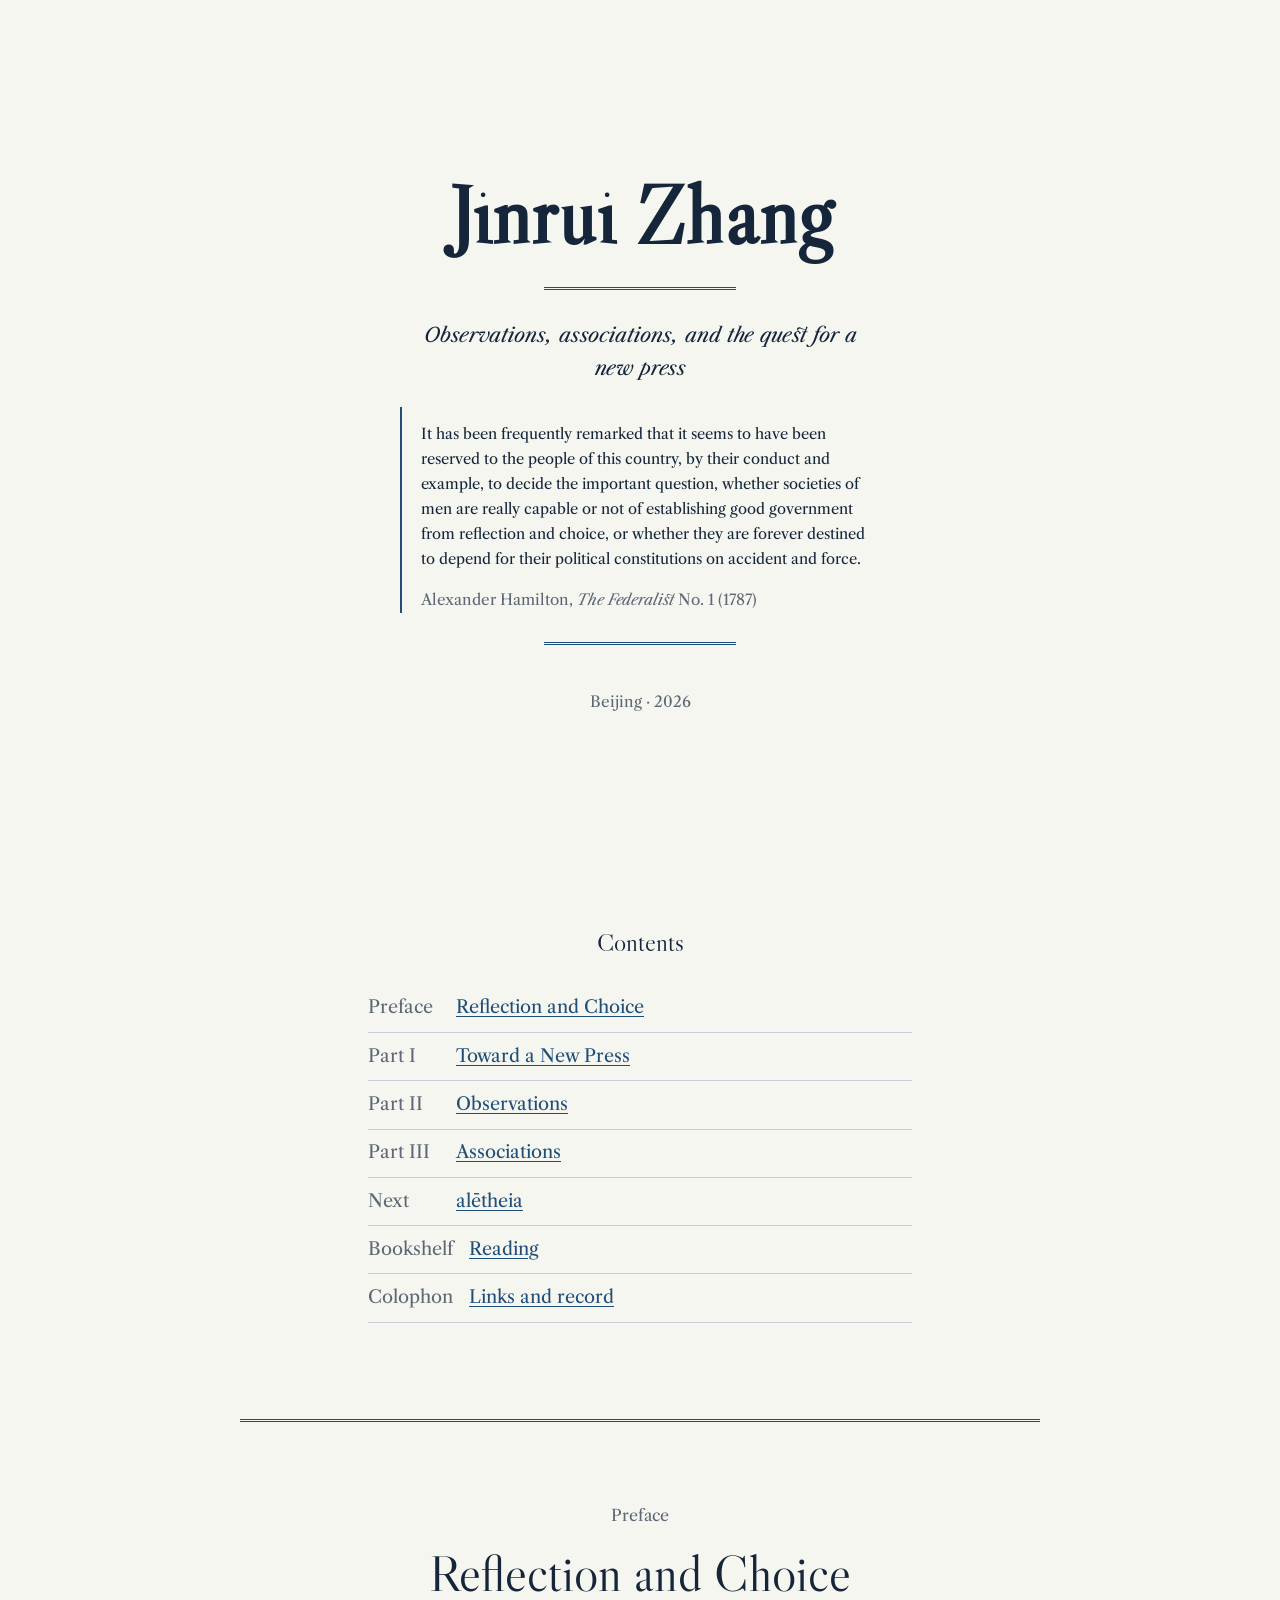
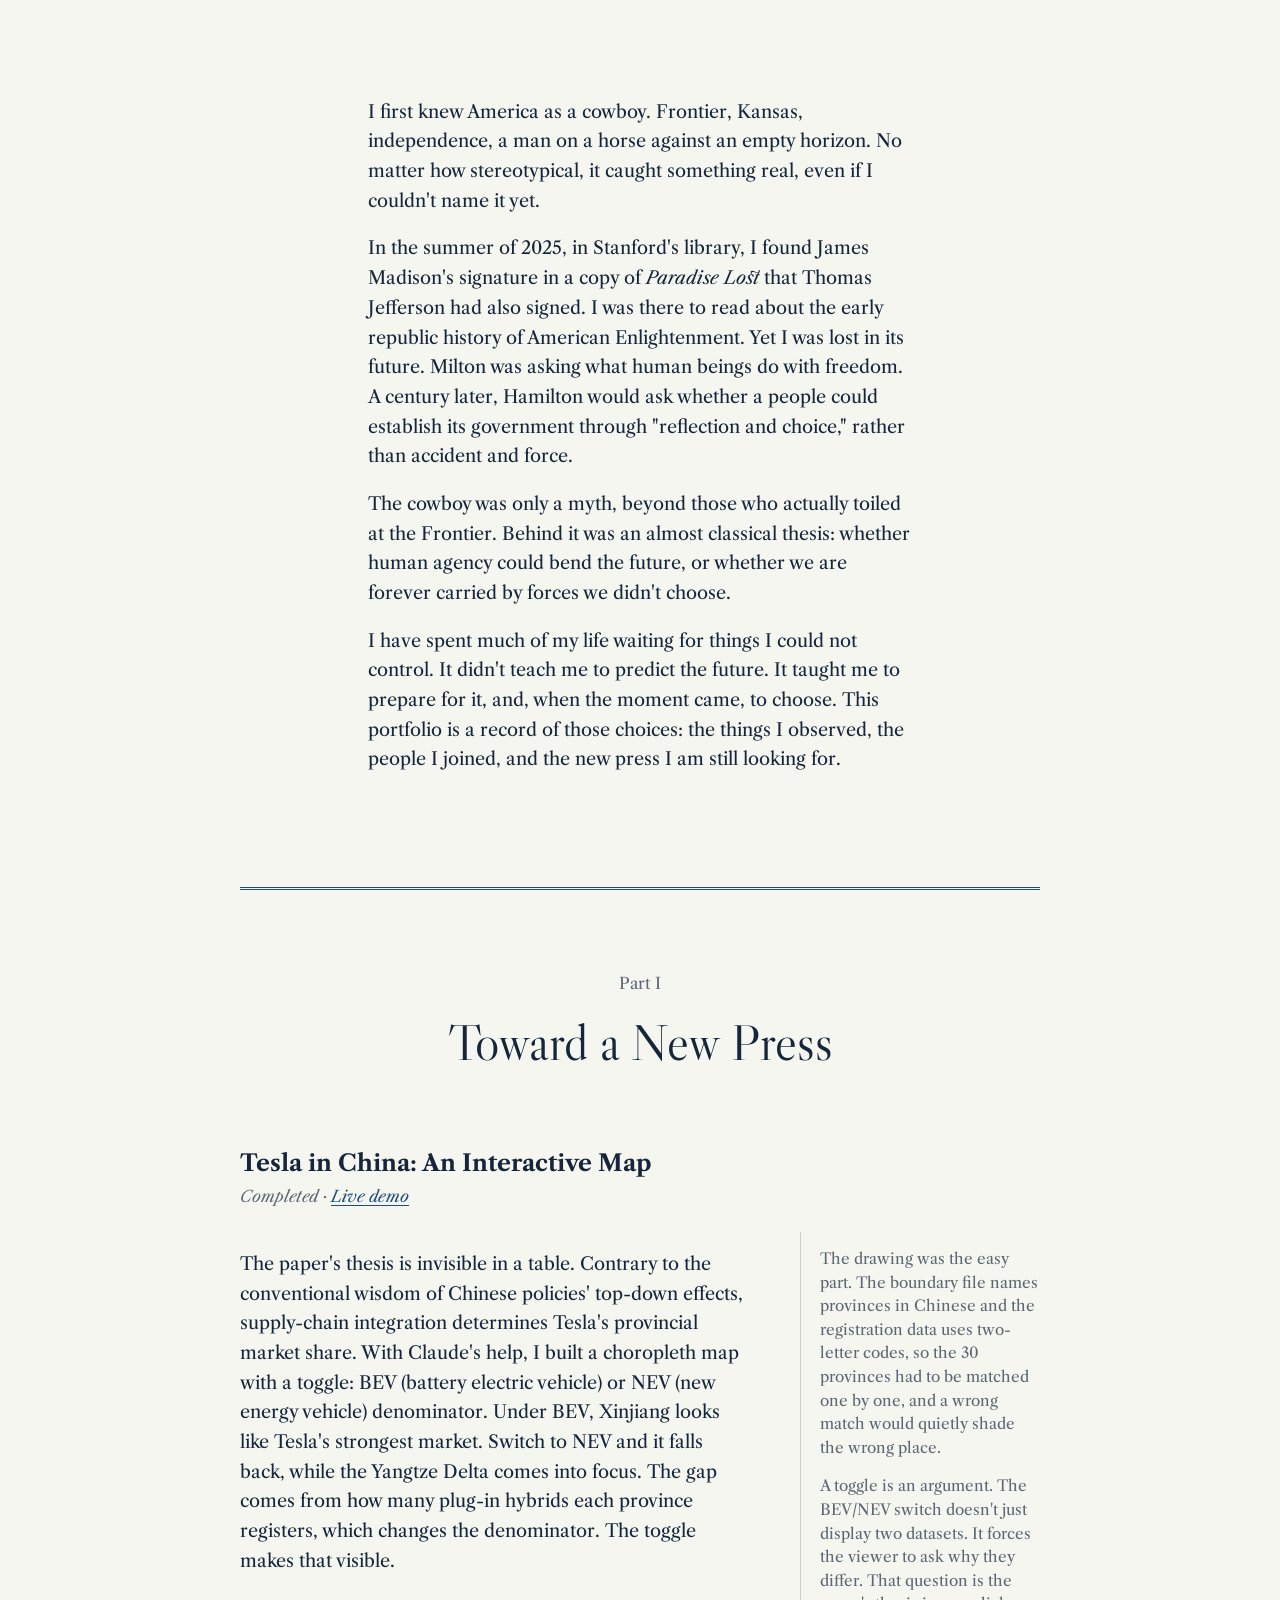
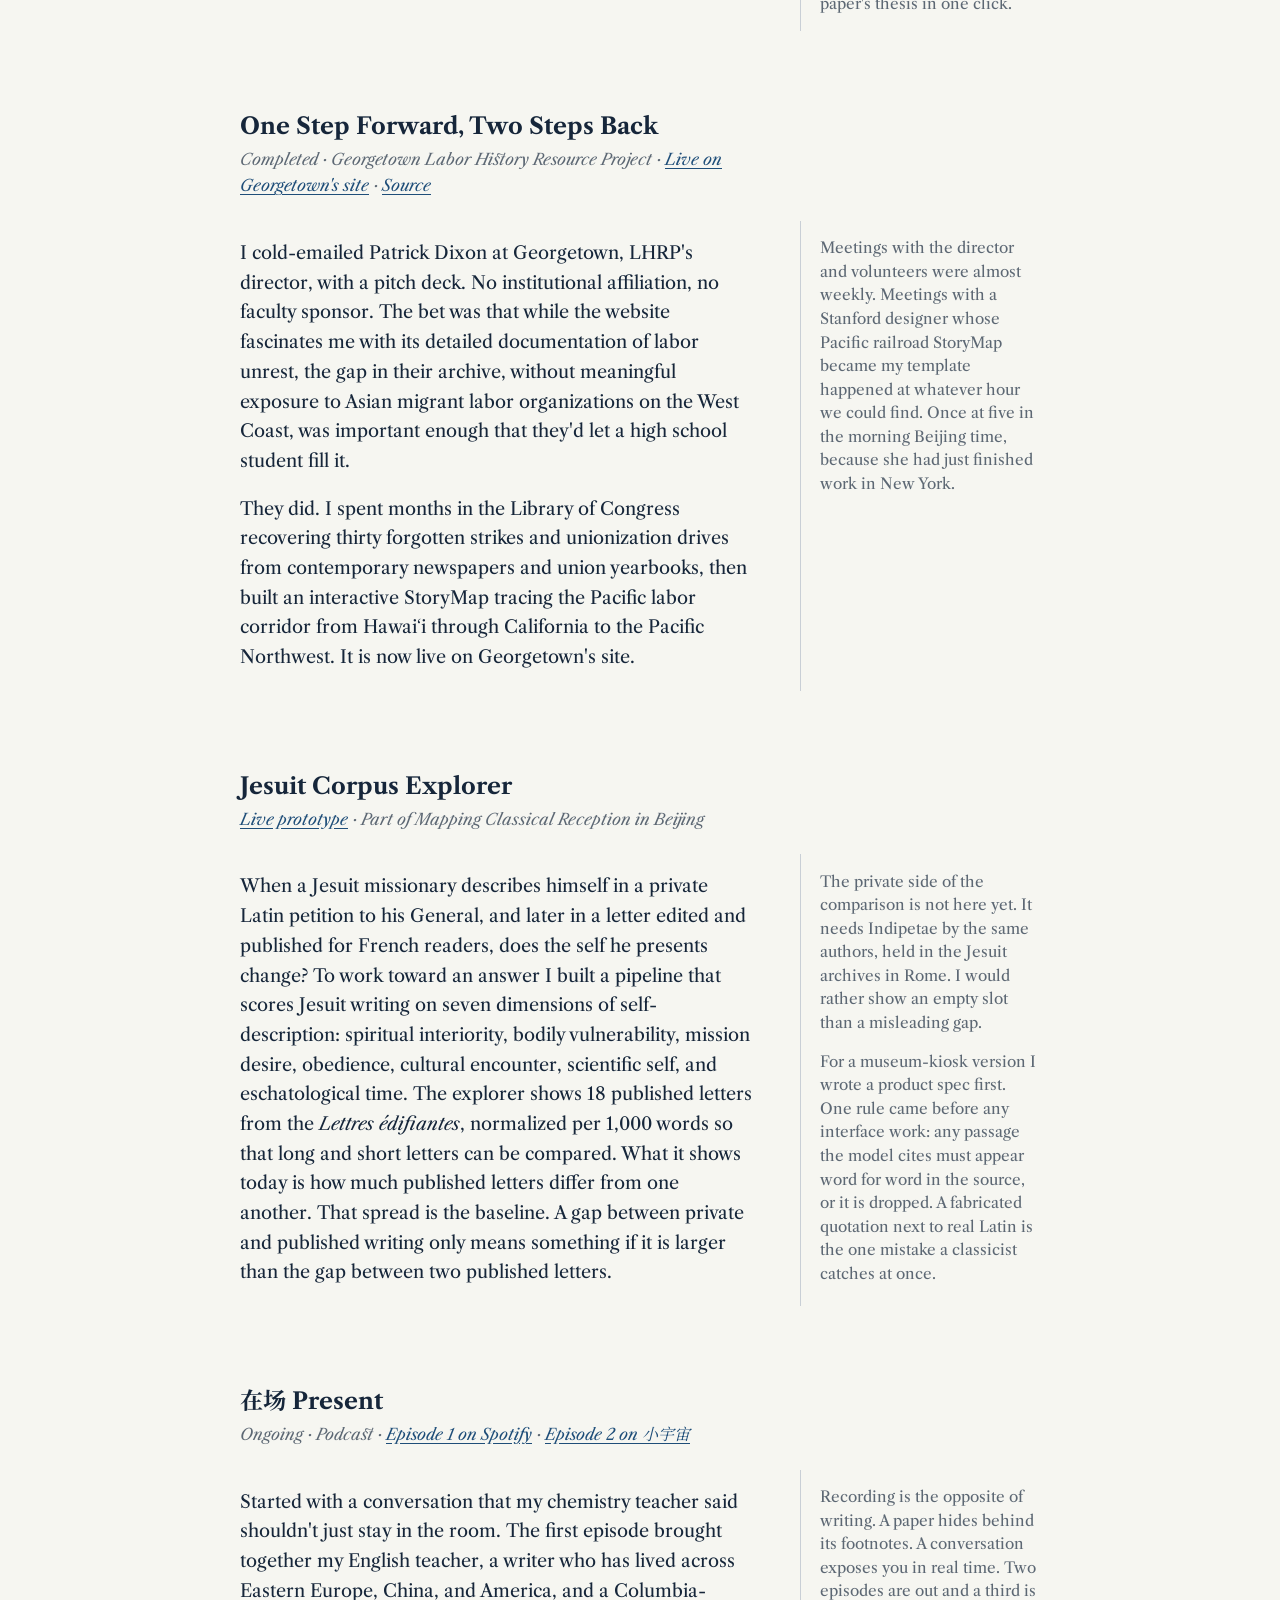
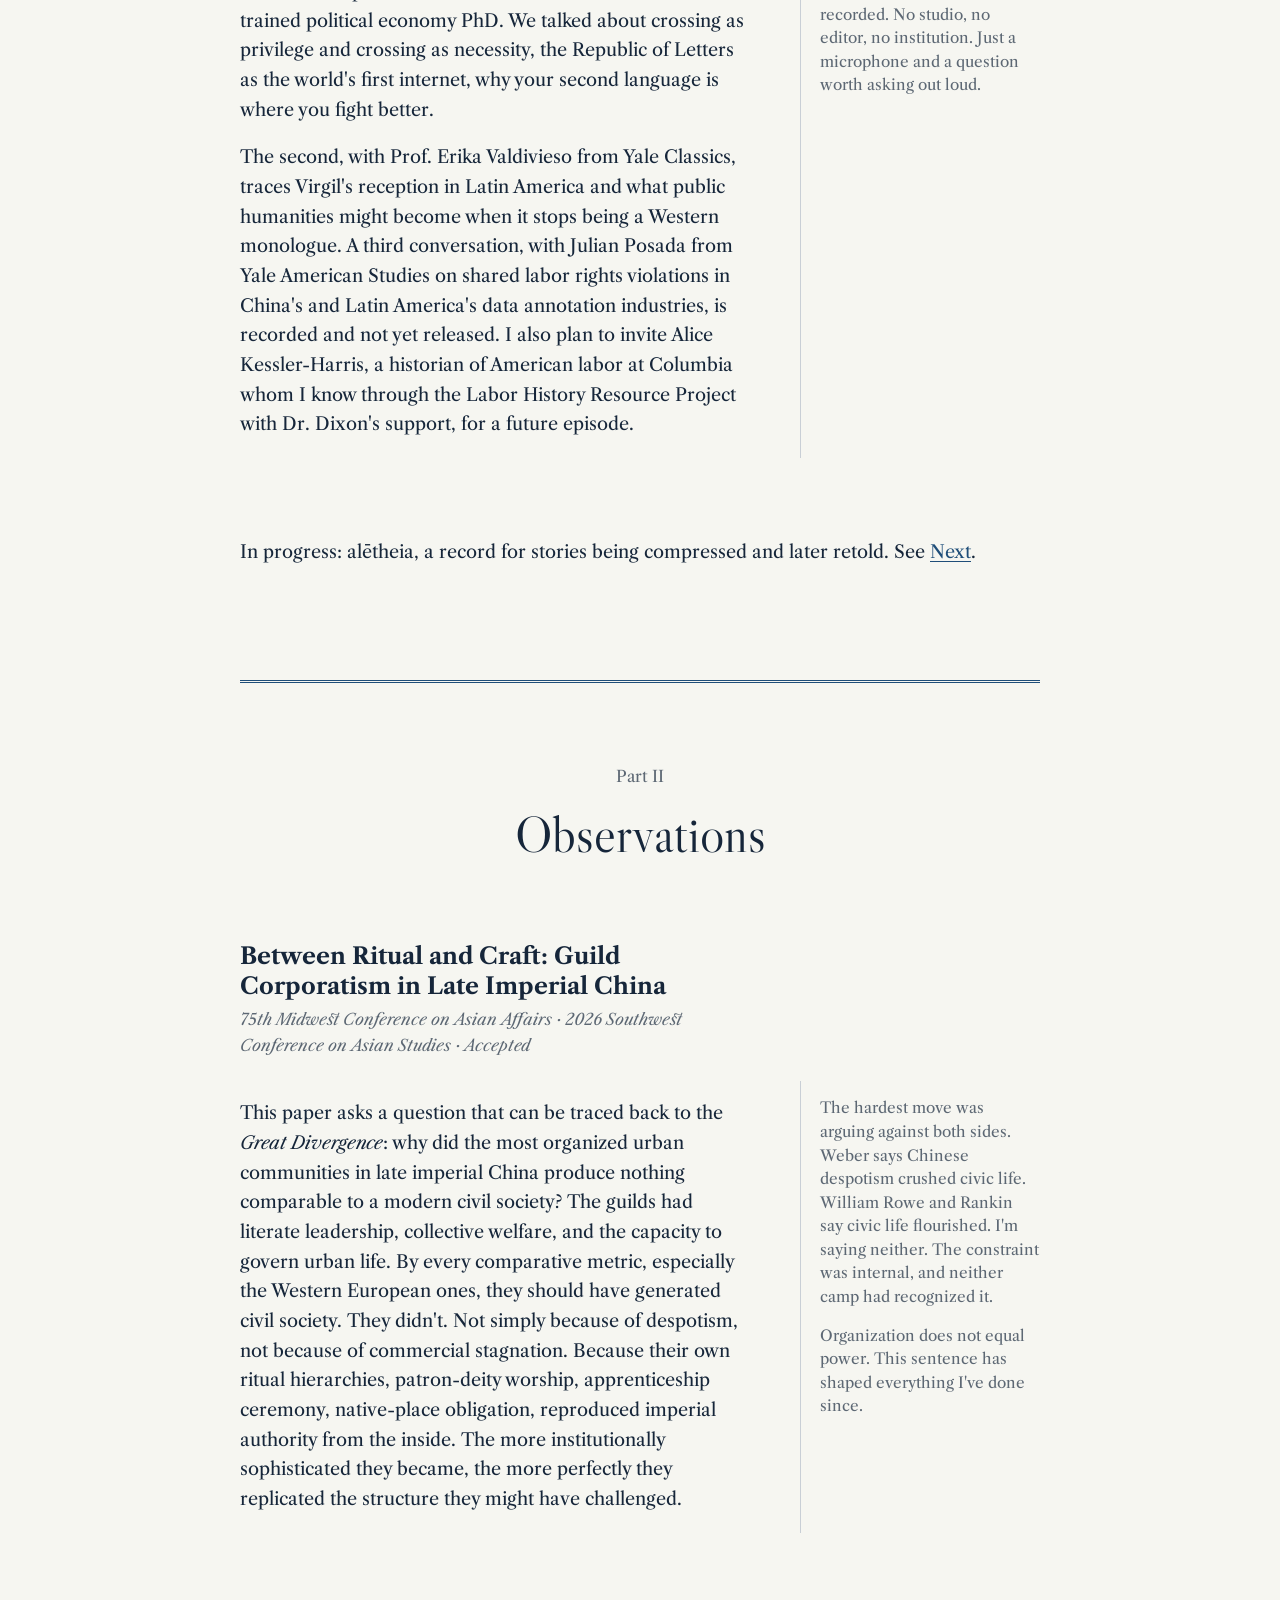
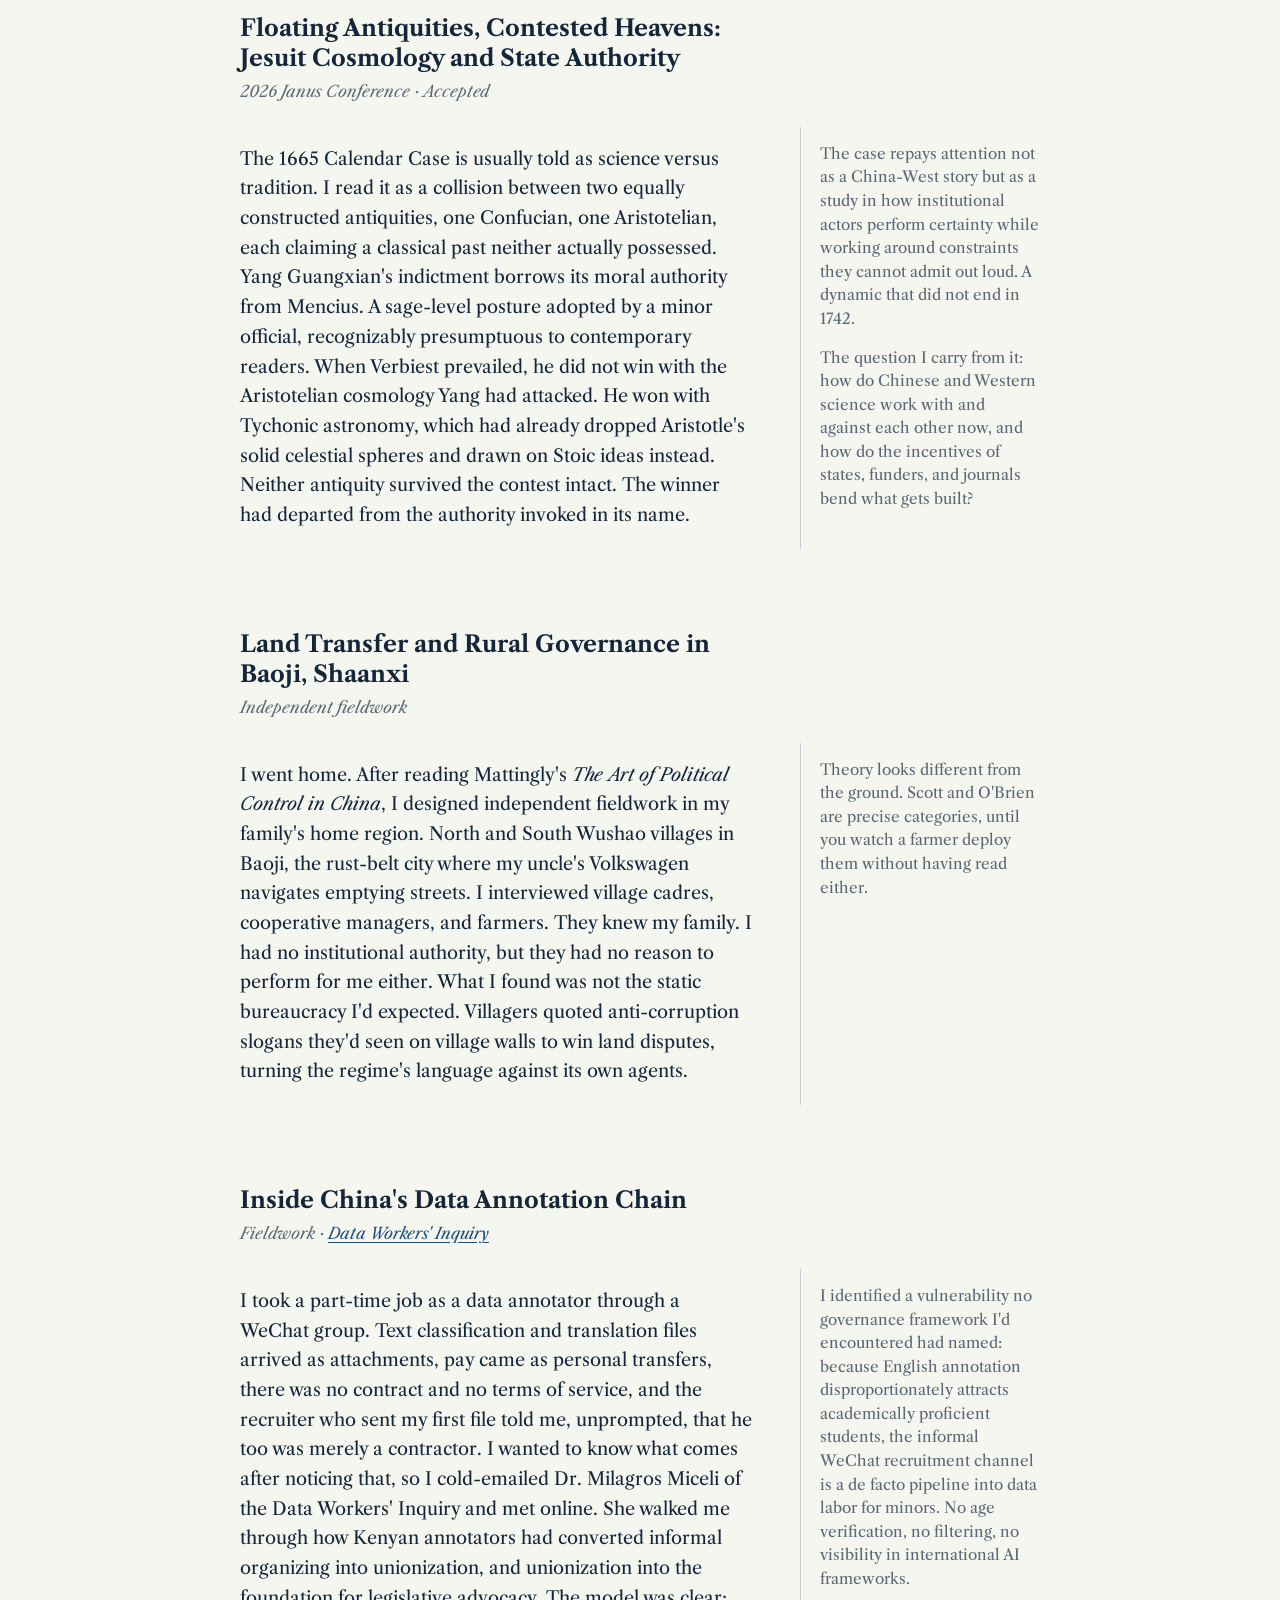
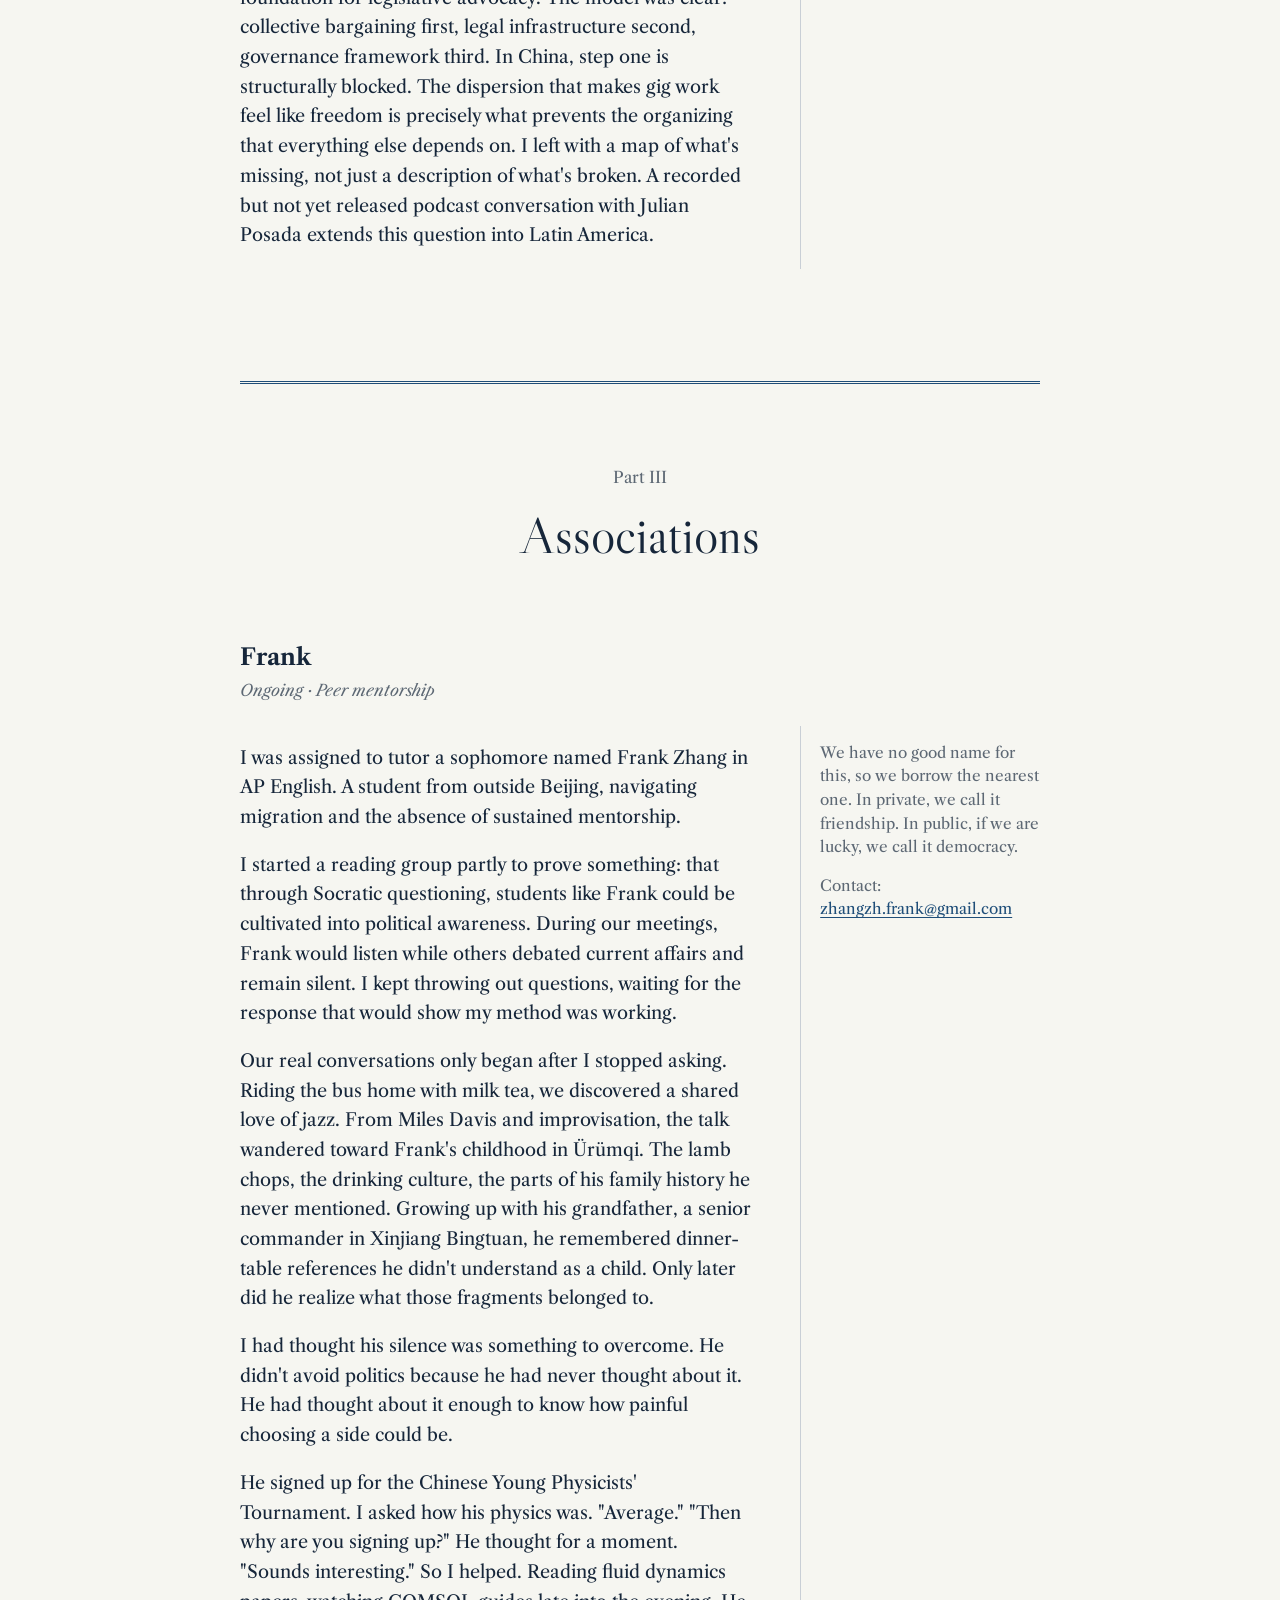
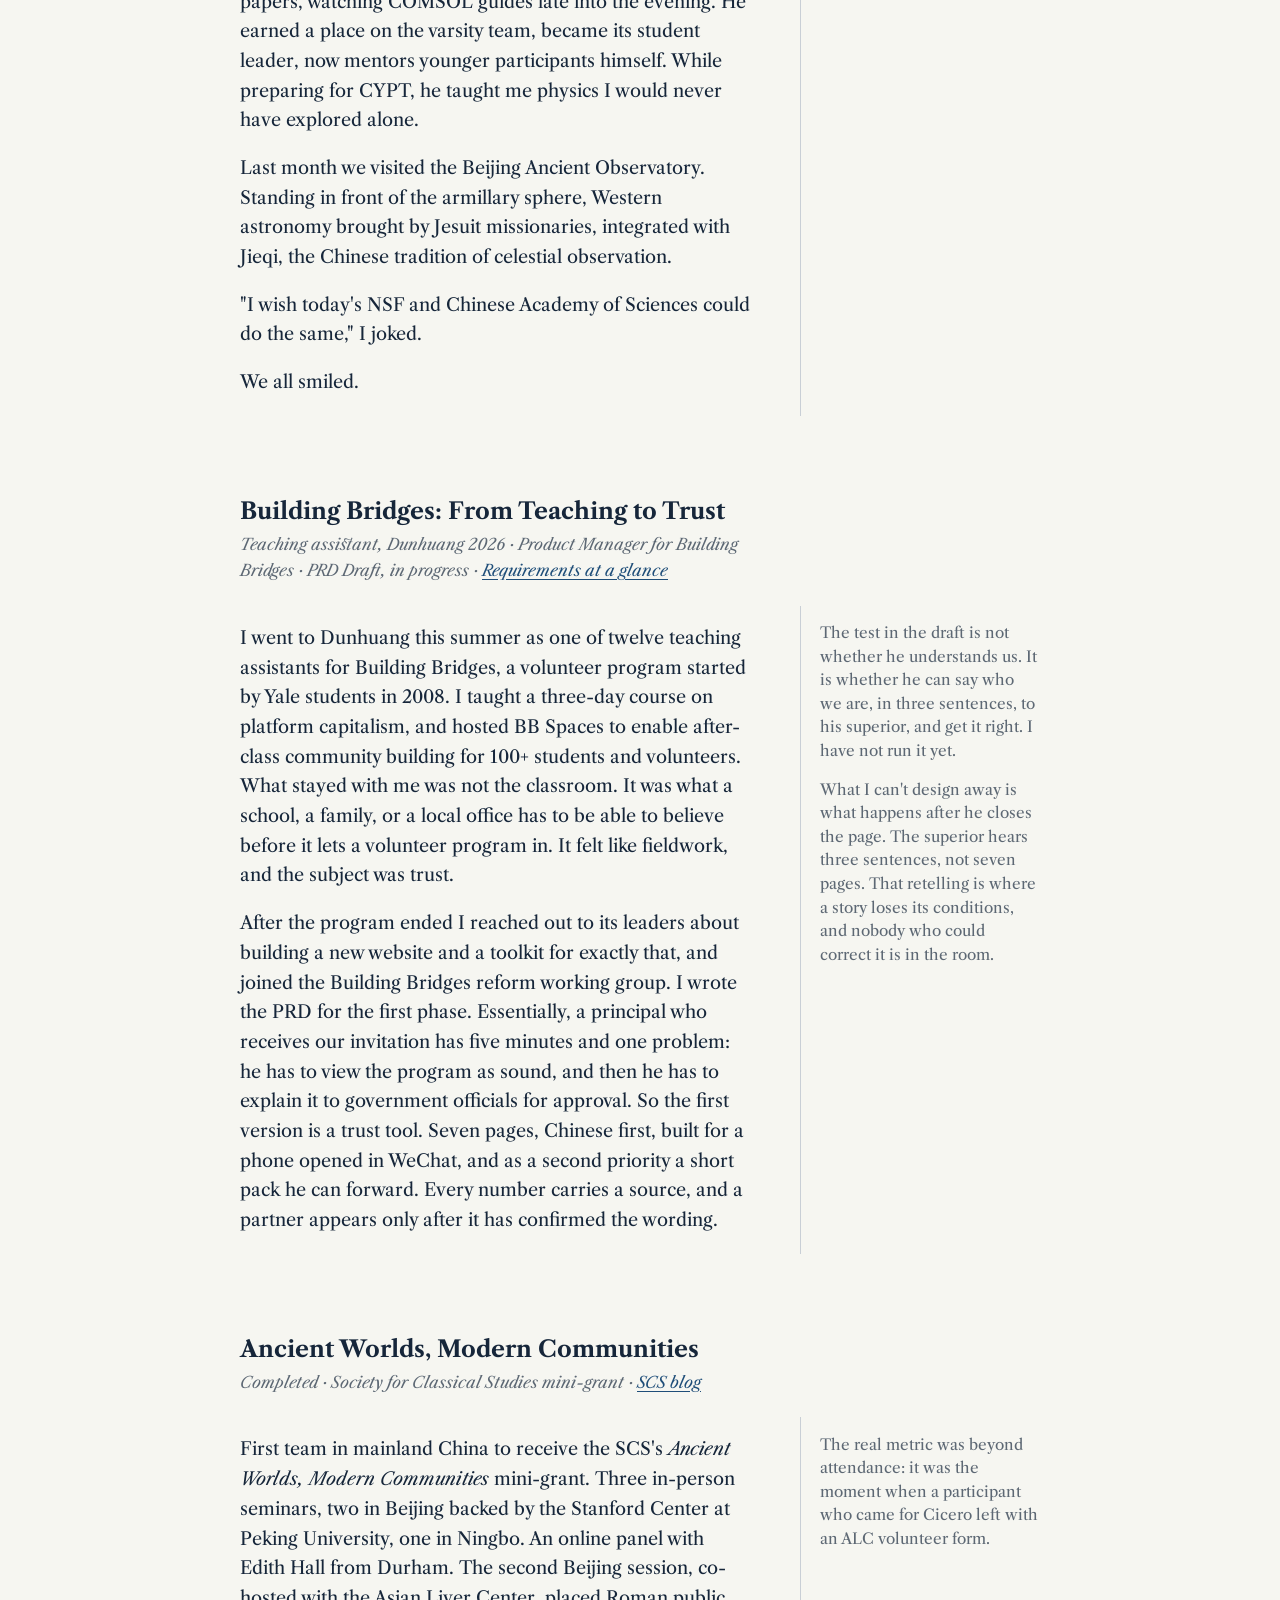
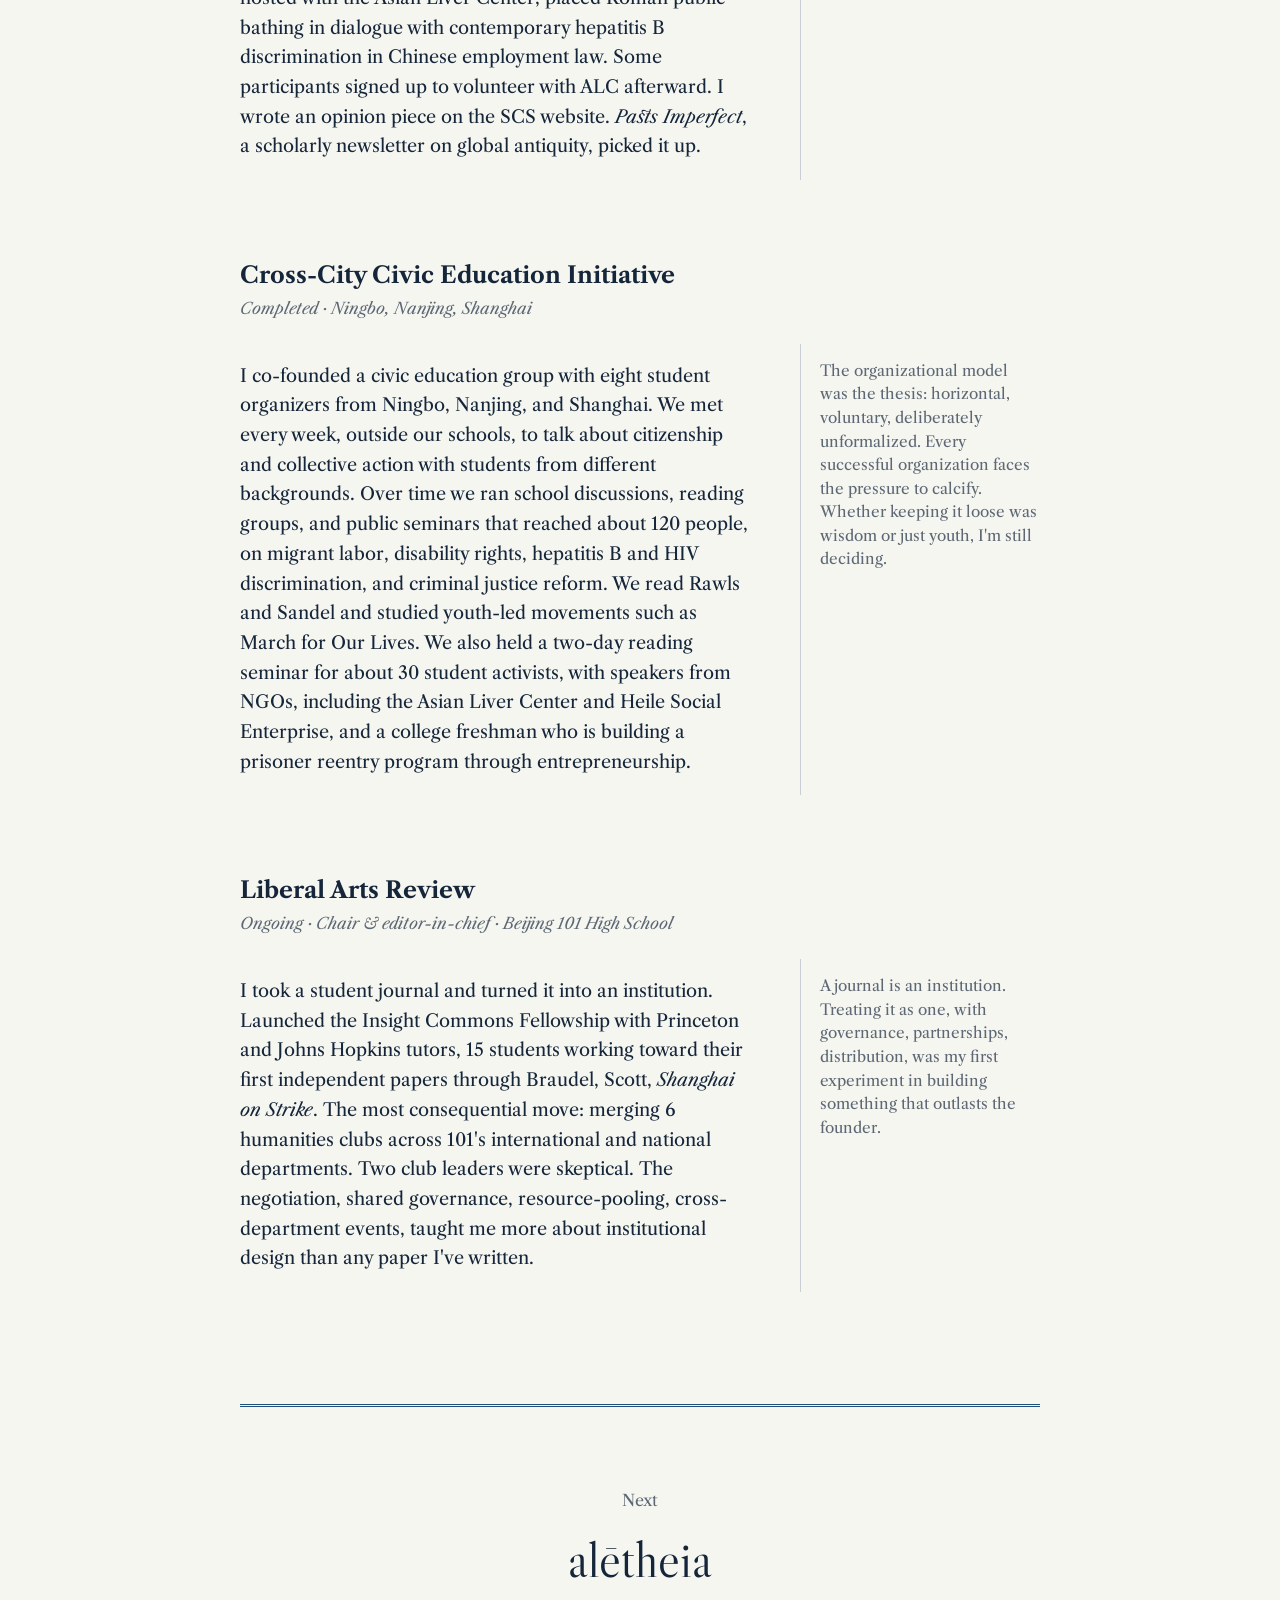
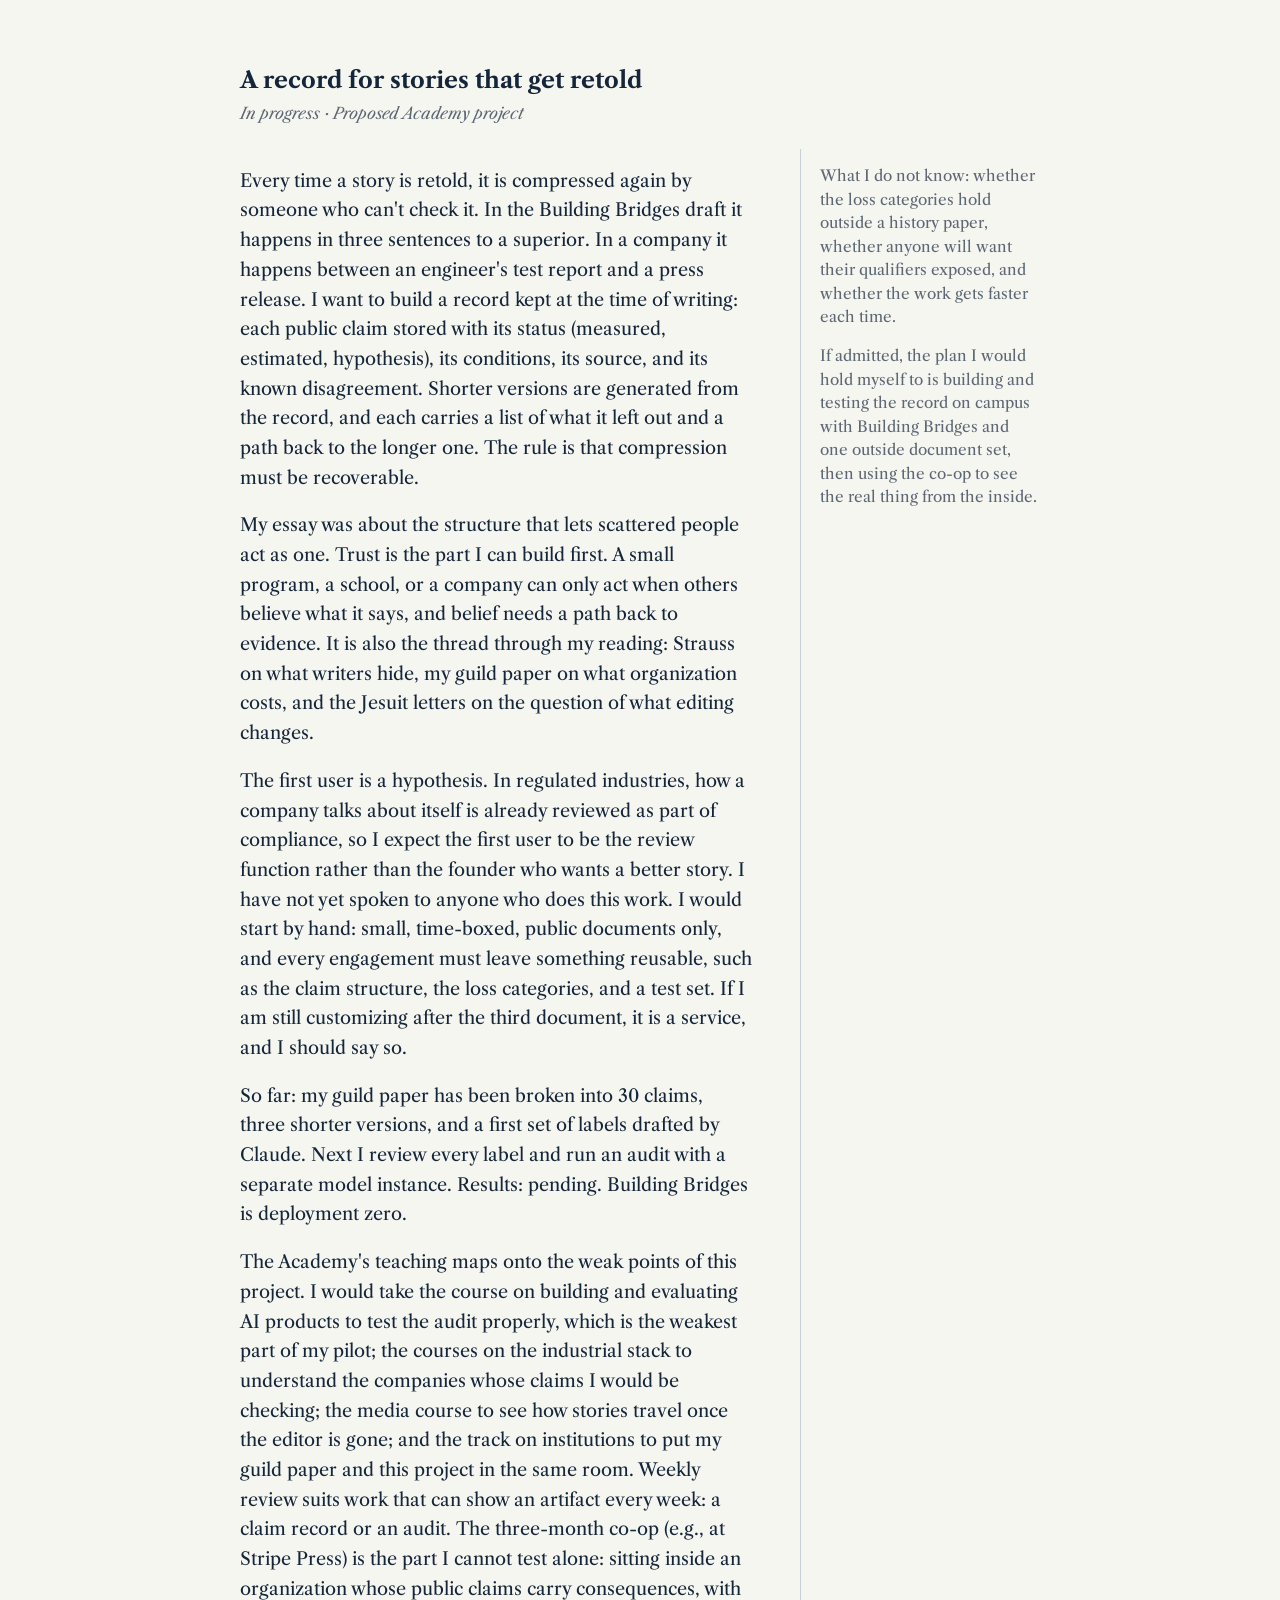
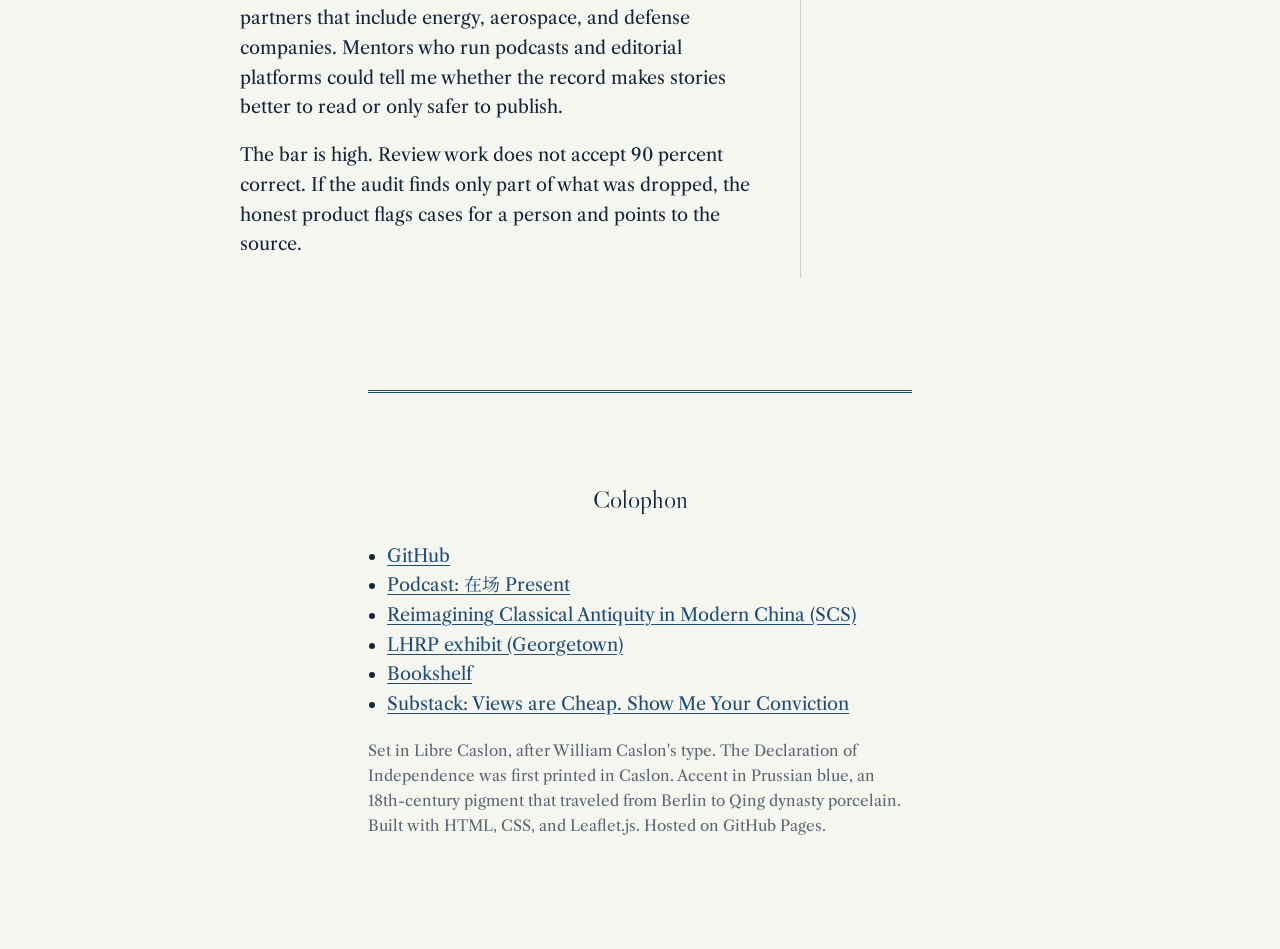
<file: index.html>
<!doctype html>
<html lang="en">
<head>
<meta charset="utf-8">
<meta name="viewport" content="width=device-width, initial-scale=1">
<title>Jinrui Zhang</title>
<meta name="description" content="Jinrui Zhang. Research, public engagement, and prototypes on why institutions fail and how to build ones that do. Beijing, 2026.">
<meta property="og:type" content="website">
<meta property="og:title" content="Jinrui Zhang">
<meta property="og:description" content="Jinrui Zhang. Research, public engagement, and prototypes on why institutions fail and how to build ones that do. Beijing, 2026.">
<meta name="theme-color" content="#f6f6f1">
<!-- Keeps search engines from listing this page. Delete the next line after the application if you want to be found by search. -->
<meta name="robots" content="noindex, nofollow">
<link rel="icon" href="data:image/svg+xml,%3Csvg xmlns='http://www.w3.org/2000/svg' viewBox='0 0 64 64'%3E%3Crect width='64' height='64' fill='%231f4e79'/%3E%3Ctext x='32' y='45' font-size='34' text-anchor='middle' fill='%23f6f6f1' font-family='Georgia,serif'%3EJZ%3C/text%3E%3C/svg%3E">
<link rel="preconnect" href="https://fonts.googleapis.com">
<link rel="preconnect" href="https://fonts.gstatic.com" crossorigin>
<link href="https://fonts.googleapis.com/css2?family=Libre+Caslon+Display&family=Libre+Caslon+Text:ital,wght@0,400;0,700;1,400&family=Noto+Serif+SC:wght@400;700&display=swap" rel="stylesheet">
<link rel="stylesheet" href="style.css">
</head>
<body>
<div class="page">

  <header class="title-page">
    <h1 class="name">Jinrui Zhang</h1>
    <hr class="double-rule">
    <p class="subtitle">Observations, associations, and the quest for a new press</p>
    <blockquote>
      <p>It has been frequently remarked that it seems to have been reserved to the people of this country, by their conduct and example, to decide the important question, whether societies of men are really capable or not of establishing good government from reflection and choice, or whether they are forever destined to depend for their political constitutions on accident and force.</p>
      <cite>Alexander Hamilton, <em>The Federalist</em> No. 1 (1787)</cite>
    </blockquote>
    <hr class="double-rule">
    <p class="imprint">Beijing · 2026</p>
  </header>

  <nav class="contents" aria-label="Contents">
    <h2>Contents</h2>
    <ol>
      <li><span>Preface</span><a href="#preface">Reflection and Choice</a></li>
      <li><span>Part I</span><a href="#press">Toward a New Press</a></li>
      <li><span>Part II</span><a href="#observations">Observations</a></li>
      <li><span>Part III</span><a href="#associations">Associations</a></li>
      <li><span>Next</span><a href="#next">alētheia</a></li>
      <li><span>Bookshelf</span><a href="bookshelf.html">Reading</a></li>
      <li><span>Colophon</span><a href="#colophon">Links and record</a></li>
    </ol>
  </nav>

  <!-- PREFACE -->
  <section class="part" id="preface">
    <div class="part-opener">
      <p class="part-num">Preface</p>
      <h2>Reflection and Choice</h2>
    </div>
    <div style="max-width: var(--measure); margin: 0 auto;">
      <p>I first knew America as a cowboy. Frontier, Kansas, independence, a man on a horse against an empty horizon. No matter how stereotypical, it caught something real, even if I couldn't name it yet.</p>
      <p>In the summer of 2025, in Stanford's library, I found James Madison's signature in a copy of <em>Paradise Lost</em> that Thomas Jefferson had also signed. I was there to read about the early republic history of American Enlightenment. Yet I was lost in its future. Milton was asking what human beings do with freedom. A century later, Hamilton would ask whether a people could establish its government through "reflection and choice," rather than accident and force.</p>
      <p>The cowboy was only a myth, beyond those who actually toiled at the Frontier. Behind it was an almost classical thesis: whether human agency could bend the future, or whether we are forever carried by forces we didn't choose.</p>
      <p>I have spent much of my life waiting for things I could not control. It didn't teach me to predict the future. It taught me to prepare for it, and, when the moment came, to choose. This portfolio is a record of those choices: the things I observed, the people I joined, and the new press I am still looking for.</p>
    </div>
  </section>

  <!-- PART I: PRESS -->
  <section class="part" id="press">
    <div class="part-opener">
      <p class="part-num">Part I</p>
      <h2>Toward a New Press</h2>
    </div>

    <article class="project" id="tesla-map">
      <header>
        <h3>Tesla in China: An Interactive Map</h3>
        <p class="meta">Completed · <a href="tesla-map.html">Live demo</a></p>
      </header>
      <div class="main">
        <p>The paper's thesis is invisible in a table. Contrary to the conventional wisdom of Chinese policies' top-down effects, supply-chain integration determines Tesla's provincial market share. With Claude's help, I built a choropleth map with a toggle: BEV (battery electric vehicle) or NEV (new energy vehicle) denominator. Under BEV, Xinjiang looks like Tesla's strongest market. Switch to NEV and it falls back, while the Yangtze Delta comes into focus. The gap comes from how many plug-in hybrids each province registers, which changes the denominator. The toggle makes that visible.</p>
      </div>
      <aside class="margin">
        <p>The drawing was the easy part. The boundary file names provinces in Chinese and the registration data uses two-letter codes, so the 30 provinces had to be matched one by one, and a wrong match would quietly shade the wrong place.</p>
        <p>A toggle is an argument. The BEV/NEV switch doesn't just display two datasets. It forces the viewer to ask why they differ. That question is the paper's thesis in one click.</p>
      </aside>
    </article>

    <article class="project" id="lhrp">
      <header>
        <h3>One Step Forward, Two Steps Back</h3>
        <p class="meta">Completed · Georgetown Labor History Resource Project · <a href="https://lhrp.georgetown.edu/featured/one-step-forward-two-steps-back.html">Live on Georgetown's site</a> · <a href="lhrp-storymap.html">Source</a></p>
      </header>
      <div class="main">
        <p>I cold-emailed Patrick Dixon at Georgetown, LHRP's director, with a pitch deck. No institutional affiliation, no faculty sponsor. The bet was that while the website fascinates me with its detailed documentation of labor unrest, the gap in their archive, without meaningful exposure to Asian migrant labor organizations on the West Coast, was important enough that they'd let a high school student fill it.</p>
        <p>They did. I spent months in the Library of Congress recovering thirty forgotten strikes and unionization drives from contemporary newspapers and union yearbooks, then built an interactive StoryMap tracing the Pacific labor corridor from Hawai&#699;i through California to the Pacific Northwest. It is now live on Georgetown's site.</p>
      </div>
      <aside class="margin">
        <p>Meetings with the director and volunteers were almost weekly. Meetings with a Stanford designer whose Pacific railroad StoryMap became my template happened at whatever hour we could find. Once at five in the morning Beijing time, because she had just finished work in New York.</p>
      </aside>
    </article>

    <article class="project" id="nlp">
      <header>
        <h3>Jesuit Corpus Explorer</h3>
        <p class="meta"><a href="nlp-pipeline.html">Live prototype</a> · Part of Mapping Classical Reception in Beijing</p>
      </header>
      <div class="main">
        <p>When a Jesuit missionary describes himself in a private Latin petition to his General, and later in a letter edited and published for French readers, does the self he presents change? To work toward an answer I built a pipeline that scores Jesuit writing on seven dimensions of self-description: spiritual interiority, bodily vulnerability, mission desire, obedience, cultural encounter, scientific self, and eschatological time. The explorer shows 18 published letters from the <em>Lettres &eacute;difiantes</em>, normalized per 1,000 words so that long and short letters can be compared. What it shows today is how much published letters differ from one another. That spread is the baseline. A gap between private and published writing only means something if it is larger than the gap between two published letters.</p>
      </div>
      <aside class="margin">
        <p>The private side of the comparison is not here yet. It needs Indipetae by the same authors, held in the Jesuit archives in Rome. I would rather show an empty slot than a misleading gap.</p>
        <p>For a museum-kiosk version I wrote a product spec first. One rule came before any interface work: any passage the model cites must appear word for word in the source, or it is dropped. A fabricated quotation next to real Latin is the one mistake a classicist catches at once.</p>
      </aside>
    </article>

    <article class="project" id="podcast">
      <header>
        <h3>&#22312;&#22330; Present</h3>
        <p class="meta">Ongoing · Podcast · <a href="https://open.spotify.com/episode/6U6KimrhKk2XLNrRVssqsQ">Episode 1 on Spotify</a> · <a href="https://www.xiaoyuzhoufm.com/episode/6a9be85ff03e74ee6b057d5e">Episode 2 on &#23567;&#23431;&#23449;</a></p>
      </header>
      <div class="main">
        <p>Started with a conversation that my chemistry teacher said shouldn't just stay in the room. The first episode brought together my English teacher, a writer who has lived across Eastern Europe, China, and America, and a Columbia-trained political economy PhD. We talked about crossing as privilege and crossing as necessity, the Republic of Letters as the world's first internet, why your second language is where you fight better.</p>
        <p>The second, with Prof. Erika Valdivieso from Yale Classics, traces Virgil's reception in Latin America and what public humanities might become when it stops being a Western monologue. A third conversation, with Julian Posada from Yale American Studies on shared labor rights violations in China's and Latin America's data annotation industries, is recorded and not yet released. I also plan to invite Alice Kessler-Harris, a historian of American labor at Columbia whom I know through the Labor History Resource Project with Dr. Dixon's support, for a future episode.</p>
      </div>
      <aside class="margin">
        <p>Recording is the opposite of writing. A paper hides behind its footnotes. A conversation exposes you in real time. Two episodes are out and a third is recorded. No studio, no editor, no institution. Just a microphone and a question worth asking out loud.</p>
      </aside>
    </article>
      <p class="note" style="margin-top:2rem">In progress: alētheia, a record for stories being compressed and later retold. See <a href="#next">Next</a>.</p>
  </section>

  <!-- PART II: OBSERVATIONS -->
  <section class="part" id="observations">
    <div class="part-opener">
      <p class="part-num">Part II</p>
      <h2>Observations</h2>
    </div>

    <article class="project" id="guilds">
      <header>
        <h3>Between Ritual and Craft: Guild Corporatism in Late Imperial China</h3>
        <p class="meta">75th Midwest Conference on Asian Affairs · 2026 Southwest Conference on Asian Studies · Accepted</p>
      </header>
      <div class="main">
        <p>This paper asks a question that can be traced back to the <em>Great Divergence</em>: why did the most organized urban communities in late imperial China produce nothing comparable to a modern civil society? The guilds had literate leadership, collective welfare, and the capacity to govern urban life. By every comparative metric, especially the Western European ones, they should have generated civil society. They didn't. Not simply because of despotism, not because of commercial stagnation. Because their own ritual hierarchies, patron-deity worship, apprenticeship ceremony, native-place obligation, reproduced imperial authority from the inside. The more institutionally sophisticated they became, the more perfectly they replicated the structure they might have challenged.</p>
      </div>
      <aside class="margin">
        <p>The hardest move was arguing against both sides. Weber says Chinese despotism crushed civic life. William Rowe and Rankin say civic life flourished. I'm saying neither. The constraint was internal, and neither camp had recognized it.</p>
        <p>Organization does not equal power. This sentence has shaped everything I've done since.</p>
      </aside>
    </article>

    <article class="project" id="jesuits">
      <header>
        <h3>Floating Antiquities, Contested Heavens: Jesuit Cosmology and State Authority</h3>
        <p class="meta">2026 Janus Conference · Accepted</p>
      </header>
      <div class="main">
        <p>The 1665 Calendar Case is usually told as science versus tradition. I read it as a collision between two equally constructed antiquities, one Confucian, one Aristotelian, each claiming a classical past neither actually possessed. Yang Guangxian's indictment borrows its moral authority from Mencius. A sage-level posture adopted by a minor official, recognizably presumptuous to contemporary readers. When Verbiest prevailed, he did not win with the Aristotelian cosmology Yang had attacked. He won with Tychonic astronomy, which had already dropped Aristotle's solid celestial spheres and drawn on Stoic ideas instead. Neither antiquity survived the contest intact. The winner had departed from the authority invoked in its name.</p>
      </div>
      <aside class="margin">
        <p>The case repays attention not as a China-West story but as a study in how institutional actors perform certainty while working around constraints they cannot admit out loud. A dynamic that did not end in 1742.</p>
        <p>The question I carry from it: how do Chinese and Western science work with and against each other now, and how do the incentives of states, funders, and journals bend what gets built?</p>
      </aside>
    </article>

    <article class="project" id="shaanxi">
      <header>
        <h3>Land Transfer and Rural Governance in Baoji, Shaanxi</h3>
        <p class="meta">Independent fieldwork</p>
      </header>
      <div class="main">
        <p>I went home. After reading Mattingly's <em>The Art of Political Control in China</em>, I designed independent fieldwork in my family's home region. North and South Wushao villages in Baoji, the rust-belt city where my uncle's Volkswagen navigates emptying streets. I interviewed village cadres, cooperative managers, and farmers. They knew my family. I had no institutional authority, but they had no reason to perform for me either. What I found was not the static bureaucracy I'd expected. Villagers quoted anti-corruption slogans they'd seen on village walls to win land disputes, turning the regime's language against its own agents.</p>
      </div>
      <aside class="margin">
        <p>Theory looks different from the ground. Scott and O'Brien are precise categories, until you watch a farmer deploy them without having read either.</p>
      </aside>
    </article>

    <article class="project" id="annotation">
      <header>
        <h3>Inside China's Data Annotation Chain</h3>
        <p class="meta">Fieldwork · <a href="https://data-workers.org/">Data Workers' Inquiry</a></p>
      </header>
      <div class="main">
        <p>I took a part-time job as a data annotator through a WeChat group. Text classification and translation files arrived as attachments, pay came as personal transfers, there was no contract and no terms of service, and the recruiter who sent my first file told me, unprompted, that he too was merely a contractor. I wanted to know what comes after noticing that, so I cold-emailed Dr. Milagros Miceli of the Data Workers' Inquiry and met online. She walked me through how Kenyan annotators had converted informal organizing into unionization, and unionization into the foundation for legislative advocacy. The model was clear: collective bargaining first, legal infrastructure second, governance framework third. In China, step one is structurally blocked. The dispersion that makes gig work feel like freedom is precisely what prevents the organizing that everything else depends on. I left with a map of what's missing, not just a description of what's broken. A recorded but not yet released podcast conversation with Julian Posada extends this question into Latin America.</p>
      </div>
      <aside class="margin">
        <p>I identified a vulnerability no governance framework I'd encountered had named: because English annotation disproportionately attracts academically proficient students, the informal WeChat recruitment channel is a de facto pipeline into data labor for minors. No age verification, no filtering, no visibility in international AI frameworks.</p>
      </aside>
    </article>
  </section>

  <!-- PART III: ASSOCIATIONS -->
  <section class="part" id="associations">
    <div class="part-opener">
      <p class="part-num">Part III</p>
      <h2>Associations</h2>
    </div>

    <article class="project" id="frank">
      <header>
        <h3>Frank</h3>
        <p class="meta">Ongoing · Peer mentorship</p>
      </header>
      <div class="main">
        <p>I was assigned to tutor a sophomore named Frank Zhang in AP English. A student from outside Beijing, navigating migration and the absence of sustained mentorship.</p>
        <p>I started a reading group partly to prove something: that through Socratic questioning, students like Frank could be cultivated into political awareness. During our meetings, Frank would listen while others debated current affairs and remain silent. I kept throwing out questions, waiting for the response that would show my method was working.</p>
        <p>Our real conversations only began after I stopped asking. Riding the bus home with milk tea, we discovered a shared love of jazz. From Miles Davis and improvisation, the talk wandered toward Frank's childhood in &Uuml;r&uuml;mqi. The lamb chops, the drinking culture, the parts of his family history he never mentioned. Growing up with his grandfather, a senior commander in Xinjiang Bingtuan, he remembered dinner-table references he didn't understand as a child. Only later did he realize what those fragments belonged to.</p>
        <p>I had thought his silence was something to overcome. He didn't avoid politics because he had never thought about it. He had thought about it enough to know how painful choosing a side could be.</p>
        <p>He signed up for the Chinese Young Physicists' Tournament. I asked how his physics was. "Average." "Then why are you signing up?" He thought for a moment. "Sounds interesting." So I helped. Reading fluid dynamics papers, watching COMSOL guides late into the evening. He earned a place on the varsity team, became its student leader, now mentors younger participants himself. While preparing for CYPT, he taught me physics I would never have explored alone.</p>
        <p>Last month we visited the Beijing Ancient Observatory. Standing in front of the armillary sphere, Western astronomy brought by Jesuit missionaries, integrated with Jieqi, the Chinese tradition of celestial observation.</p>
        <p>"I wish today's NSF and Chinese Academy of Sciences could do the same," I joked.</p>
        <p>We all smiled.</p>
      </div>
      <aside class="margin">
        <p>We have no good name for this, so we borrow the nearest one. In private, we call it friendship. In public, if we are lucky, we call it democracy.</p>
        <p class="note">Contact: <a href="mailto:zhangzh.frank@gmail.com">zhangzh.frank@gmail.com</a></p>
      </aside>
    </article>

    <article class="project" id="bb">
      <header>
        <h3>Building Bridges: From Teaching to Trust</h3>
        <p class="meta">Teaching assistant, Dunhuang 2026 · Product Manager for Building Bridges · PRD Draft, in progress · <a href="bb-portal.html">Requirements at a glance</a></p>
      </header>
      <div class="main">
        <p>I went to Dunhuang this summer as one of twelve teaching assistants for Building Bridges, a volunteer program started by Yale students in 2008. I taught a three-day course on platform capitalism, and hosted BB Spaces to enable after-class community building for 100+ students and volunteers. What stayed with me was not the classroom. It was what a school, a family, or a local office has to be able to believe before it lets a volunteer program in. It felt like fieldwork, and the subject was trust.</p>
        <p>After the program ended I reached out to its leaders about building a new website and a toolkit for exactly that, and joined the Building Bridges reform working group. I wrote the PRD for the first phase. Essentially, a principal who receives our invitation has five minutes and one problem: he has to view the program as sound, and then he has to explain it to government officials for approval. So the first version is a trust tool. Seven pages, Chinese first, built for a phone opened in WeChat, and as a second priority a short pack he can forward. Every number carries a source, and a partner appears only after it has confirmed the wording.</p>
      </div>
      <aside class="margin">
        <p>The test in the draft is not whether he understands us. It is whether he can say who we are, in three sentences, to his superior, and get it right. I have not run it yet.</p>
        <p>What I can't design away is what happens after he closes the page. The superior hears three sentences, not seven pages. That retelling is where a story loses its conditions, and nobody who could correct it is in the room.</p>
      </aside>
    </article>

    <article class="project" id="scs">
      <header>
        <h3>Ancient Worlds, Modern Communities</h3>
        <p class="meta">Completed · Society for Classical Studies mini-grant · <a href="https://classicalstudies.org/scs-blog/jinrui-zhang/blog-reimagining-classical-antiquity-modern-china">SCS blog</a></p>
      </header>
      <div class="main">
        <p>First team in mainland China to receive the SCS's <em>Ancient Worlds, Modern Communities</em> mini-grant. Three in-person seminars, two in Beijing backed by the Stanford Center at Peking University, one in Ningbo. An online panel with Edith Hall from Durham. The second Beijing session, co-hosted with the Asian Liver Center, placed Roman public bathing in dialogue with contemporary hepatitis B discrimination in Chinese employment law. Some participants signed up to volunteer with ALC afterward. I wrote an opinion piece on the SCS website. <em>Pasts Imperfect</em>, a scholarly newsletter on global antiquity, picked it up.</p>
      </div>
      <aside class="margin">
        <p>The real metric was beyond attendance: it was the moment when a participant who came for Cicero left with an ALC volunteer form.</p>
      </aside>
    </article>

    <article class="project" id="civic">
      <header>
        <h3>Cross-City Civic Education Initiative</h3>
        <p class="meta">Completed · Ningbo, Nanjing, Shanghai</p>
      </header>
      <div class="main">
        <p>I co-founded a civic education group with eight student organizers from Ningbo, Nanjing, and Shanghai. We met every week, outside our schools, to talk about citizenship and collective action with students from different backgrounds. Over time we ran school discussions, reading groups, and public seminars that reached about 120 people, on migrant labor, disability rights, hepatitis B and HIV discrimination, and criminal justice reform. We read Rawls and Sandel and studied youth-led movements such as March for Our Lives. We also held a two-day reading seminar for about 30 student activists, with speakers from NGOs, including the Asian Liver Center and Heile Social Enterprise, and a college freshman who is building a prisoner reentry program through entrepreneurship.</p>
      </div>
      <aside class="margin">
        <p>The organizational model was the thesis: horizontal, voluntary, deliberately unformalized. Every successful organization faces the pressure to calcify. Whether keeping it loose was wisdom or just youth, I'm still deciding.</p>
      </aside>
    </article>

    <article class="project" id="lar">
      <header>
        <h3>Liberal Arts Review</h3>
        <p class="meta">Ongoing · Chair &amp; editor-in-chief · Beijing 101 High School</p>
      </header>
      <div class="main">
        <p>I took a student journal and turned it into an institution. Launched the Insight Commons Fellowship with Princeton and Johns Hopkins tutors, 15 students working toward their first independent papers through Braudel, Scott, <em>Shanghai on Strike</em>. The most consequential move: merging 6 humanities clubs across 101's international and national departments. Two club leaders were skeptical. The negotiation, shared governance, resource-pooling, cross-department events, taught me more about institutional design than any paper I've written.</p>
      </div>
      <aside class="margin">
        <p>A journal is an institution. Treating it as one, with governance, partnerships, distribution, was my first experiment in building something that outlasts the founder.</p>
      </aside>
    </article>
  </section>

  <!-- NEXT -->
  <section class="part" id="next">
    <div class="part-opener">
      <p class="part-num">Next</p>
      <h2>alētheia</h2>
    </div>

    <article class="project" id="alethia">
      <header>
        <h3>A record for stories that get retold</h3>
        <p class="meta">In progress · Proposed Academy project</p>
      </header>
      <div class="main">
        <p>Every time a story is retold, it is compressed again by someone who can't check it. In the Building Bridges draft it happens in three sentences to a superior. In a company it happens between an engineer's test report and a press release. I want to build a record kept at the time of writing: each public claim stored with its status (measured, estimated, hypothesis), its conditions, its source, and its known disagreement. Shorter versions are generated from the record, and each carries a list of what it left out and a path back to the longer one. The rule is that compression must be recoverable.</p>
        <p>My essay was about the structure that lets scattered people act as one. Trust is the part I can build first. A small program, a school, or a company can only act when others believe what it says, and belief needs a path back to evidence. It is also the thread through my reading: Strauss on what writers hide, my guild paper on what organization costs, and the Jesuit letters on the question of what editing changes.</p>
        <p>The first user is a hypothesis. In regulated industries, how a company talks about itself is already reviewed as part of compliance, so I expect the first user to be the review function rather than the founder who wants a better story. I have not yet spoken to anyone who does this work. I would start by hand: small, time-boxed, public documents only, and every engagement must leave something reusable, such as the claim structure, the loss categories, and a test set. If I am still customizing after the third document, it is a service, and I should say so.</p>
        <p>So far: my guild paper has been broken into 30 claims, three shorter versions, and a first set of labels drafted by Claude. Next I review every label and run an audit with a separate model instance. Results: pending. Building Bridges is deployment zero.</p>
        <p>The Academy's teaching maps onto the weak points of this project. I would take the course on building and evaluating AI products to test the audit properly, which is the weakest part of my pilot; the courses on the industrial stack to understand the companies whose claims I would be checking; the media course to see how stories travel once the editor is gone; and the track on institutions to put my guild paper and this project in the same room. Weekly review suits work that can show an artifact every week: a claim record or an audit. The three-month co-op (e.g., at Stripe Press) is the part I cannot test alone: sitting inside an organization whose public claims carry consequences, with partners that include energy, aerospace, and defense companies. Mentors who run podcasts and editorial platforms could tell me whether the record makes stories better to read or only safer to publish.</p>
        <p>The bar is high. Review work does not accept 90 percent correct. If the audit finds only part of what was dropped, the honest product flags cases for a person and points to the source.</p>
      </div>
      <aside class="margin">
        <p>What I do not know: whether the loss categories hold outside a history paper, whether anyone will want their qualifiers exposed, and whether the work gets faster each time.</p>
        <p>If admitted, the plan I would hold myself to is building and testing the record on campus with Building Bridges and one outside document set, then using the co-op to see the real thing from the inside.</p>
      </aside>
    </article>
  </section>

  <!-- COLOPHON -->
  <footer class="colophon" id="colophon">
    <h2>Colophon</h2>
    <ul>
      <li><a href="https://github.com/histor997">GitHub</a></li>
      <li><a href="https://open.spotify.com/episode/6U6KimrhKk2XLNrRVssqsQ">Podcast: &#22312;&#22330; Present</a></li>
      <li><a href="https://classicalstudies.org/scs-blog/jinrui-zhang/blog-reimagining-classical-antiquity-modern-china">Reimagining Classical Antiquity in Modern China (SCS)</a></li>
      <li><a href="https://lhrp.georgetown.edu/featured/one-step-forward-two-steps-back.html">LHRP exhibit (Georgetown)</a></li>
      <li><a href="bookshelf.html">Bookshelf</a></li>
      <li><a href="https://substack.com/@zeitgeist938808/note/p-219520157">Substack: Views are Cheap. Show Me Your Conviction</a></li>
    </ul>
    <p class="note">Set in Libre Caslon, after William Caslon's type. The Declaration of Independence was first printed in Caslon. Accent in Prussian blue, an 18th-century pigment that traveled from Berlin to Qing dynasty porcelain. Built with HTML, CSS, and Leaflet.js. Hosted on GitHub Pages.</p>
  </footer>

</div>
</body>
</html>
</file>
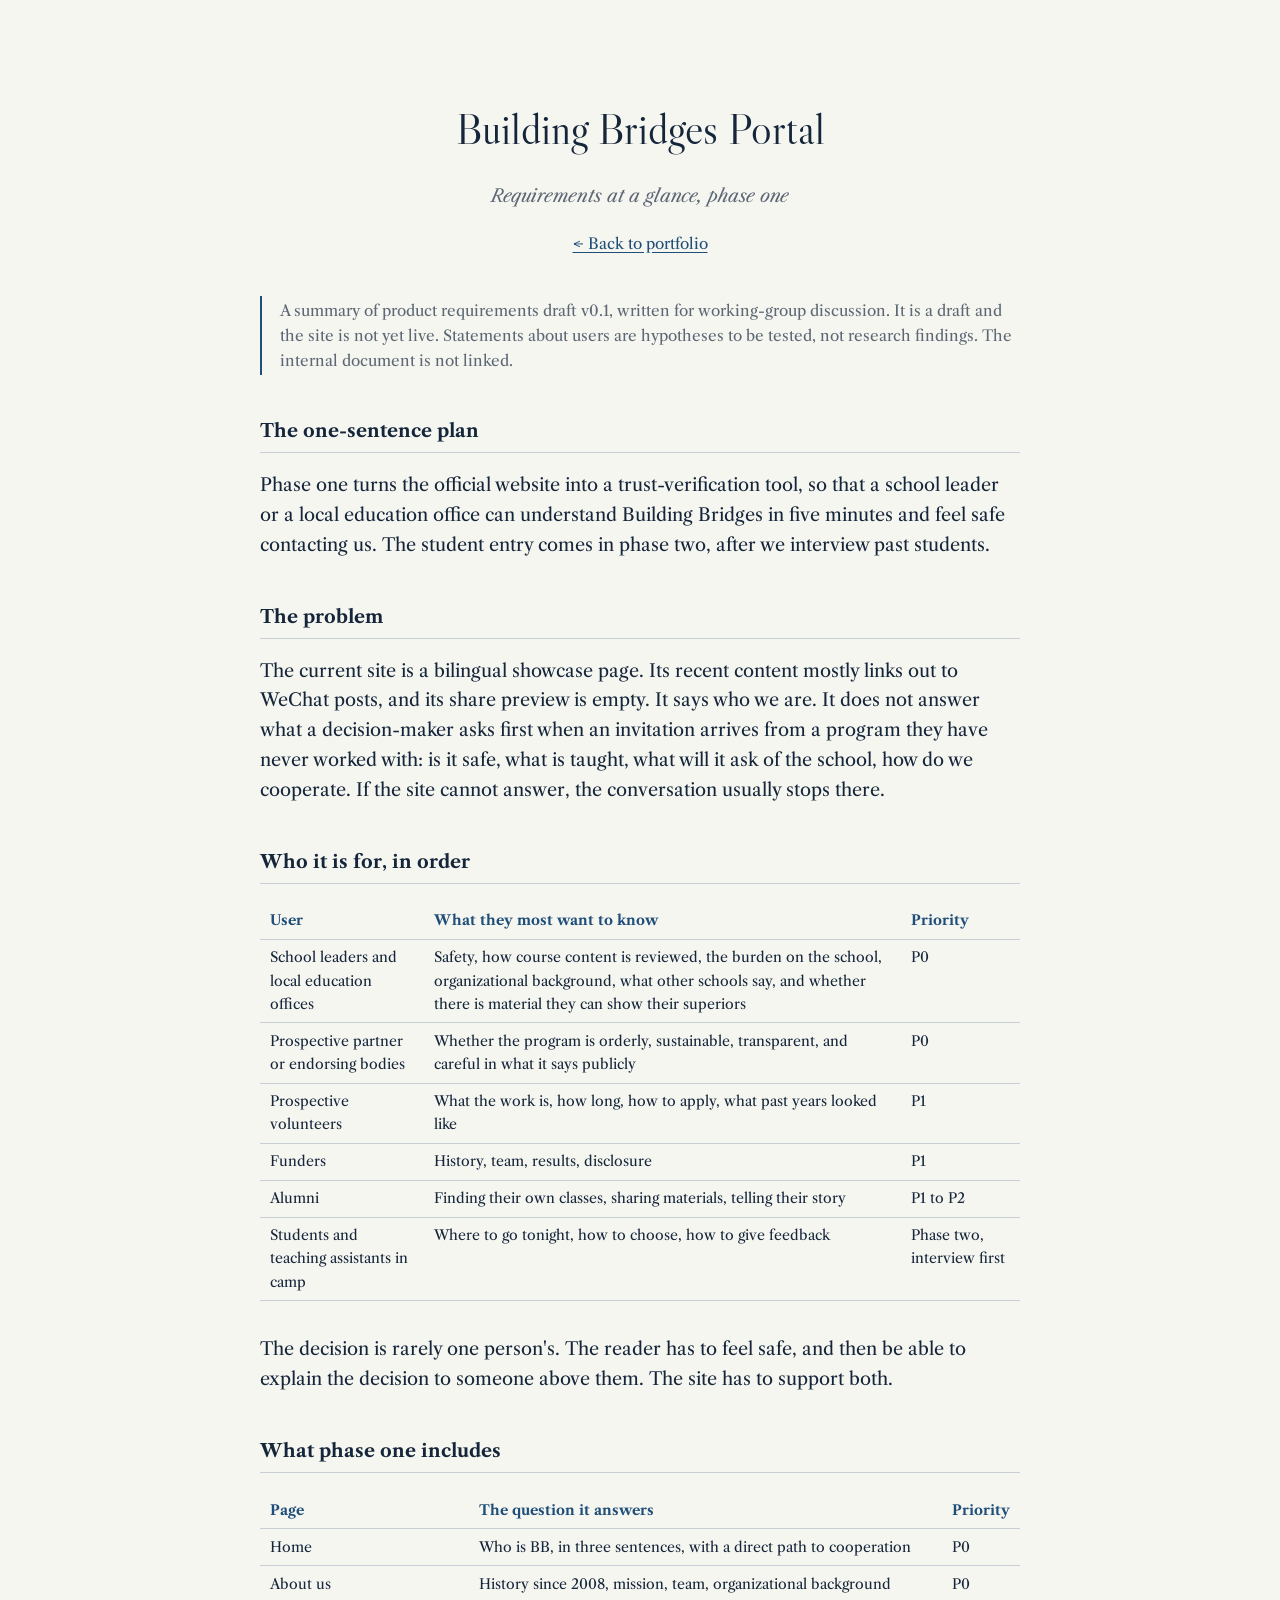
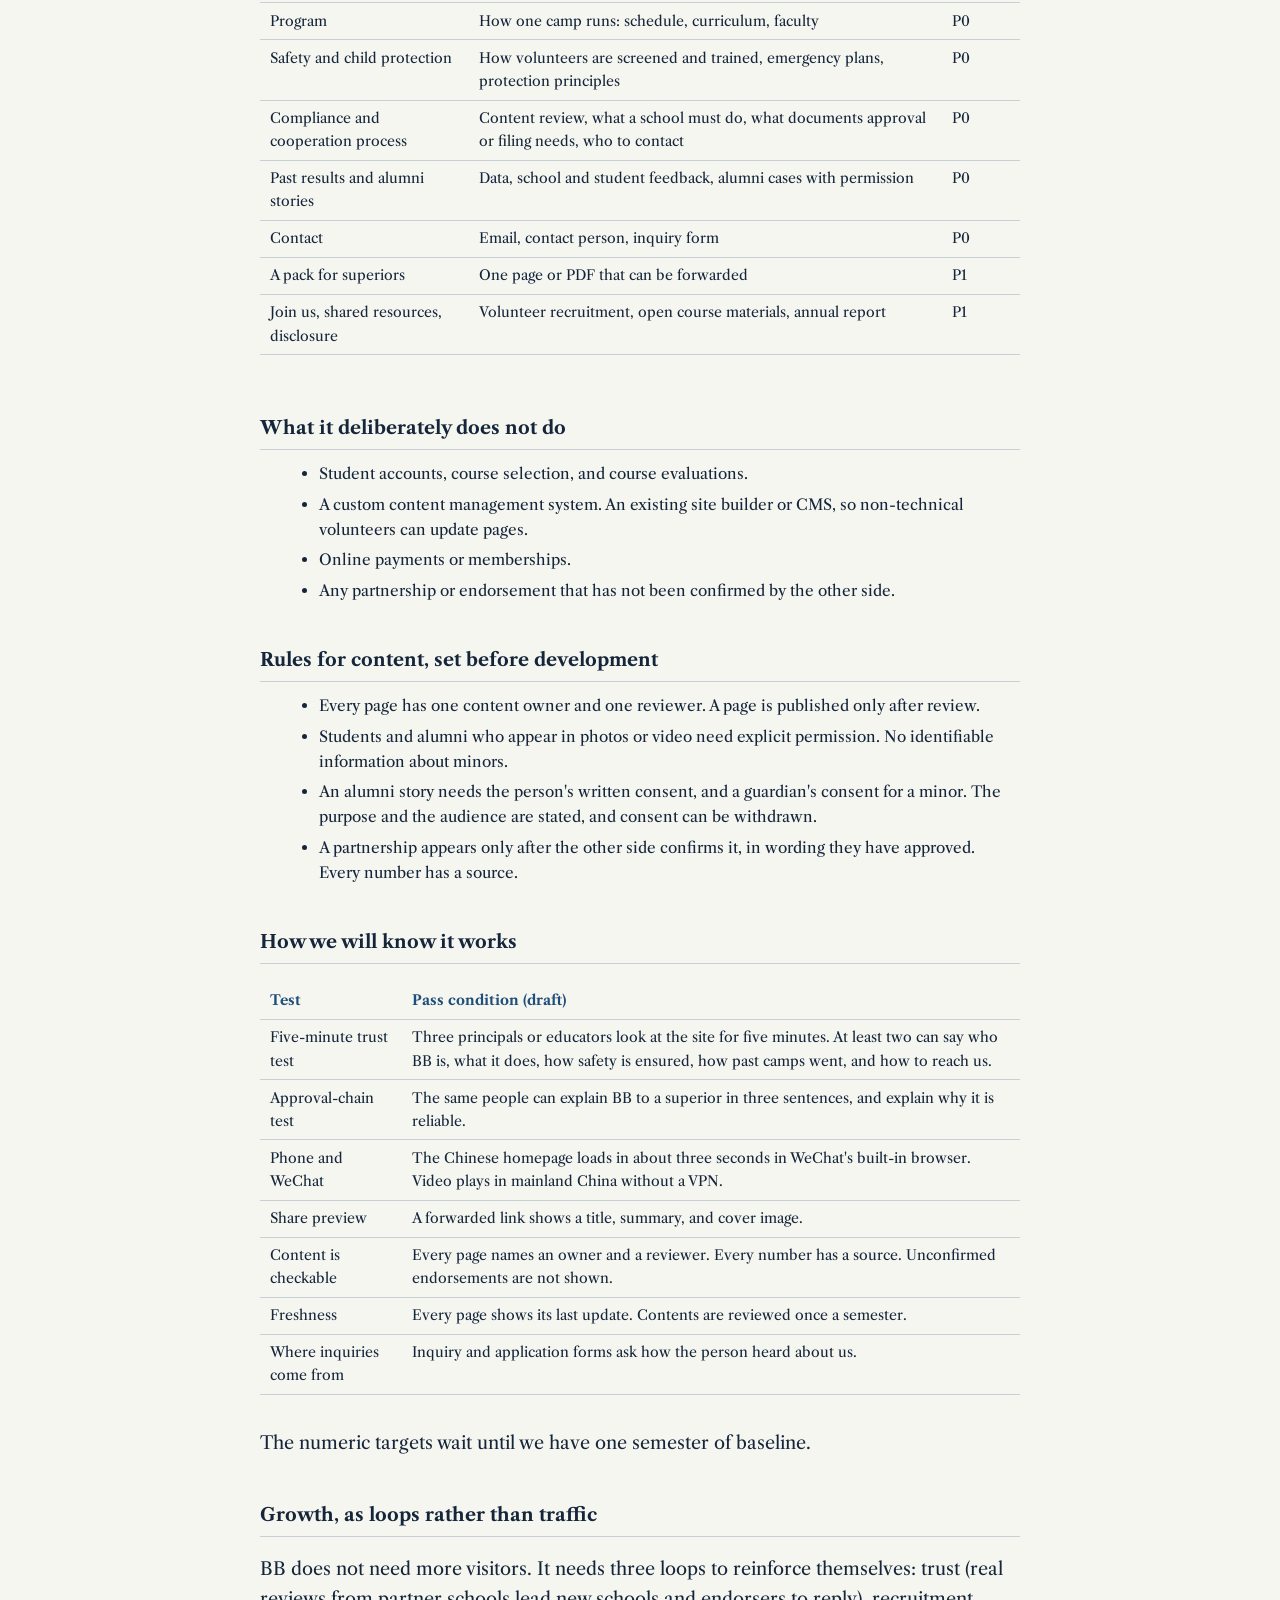
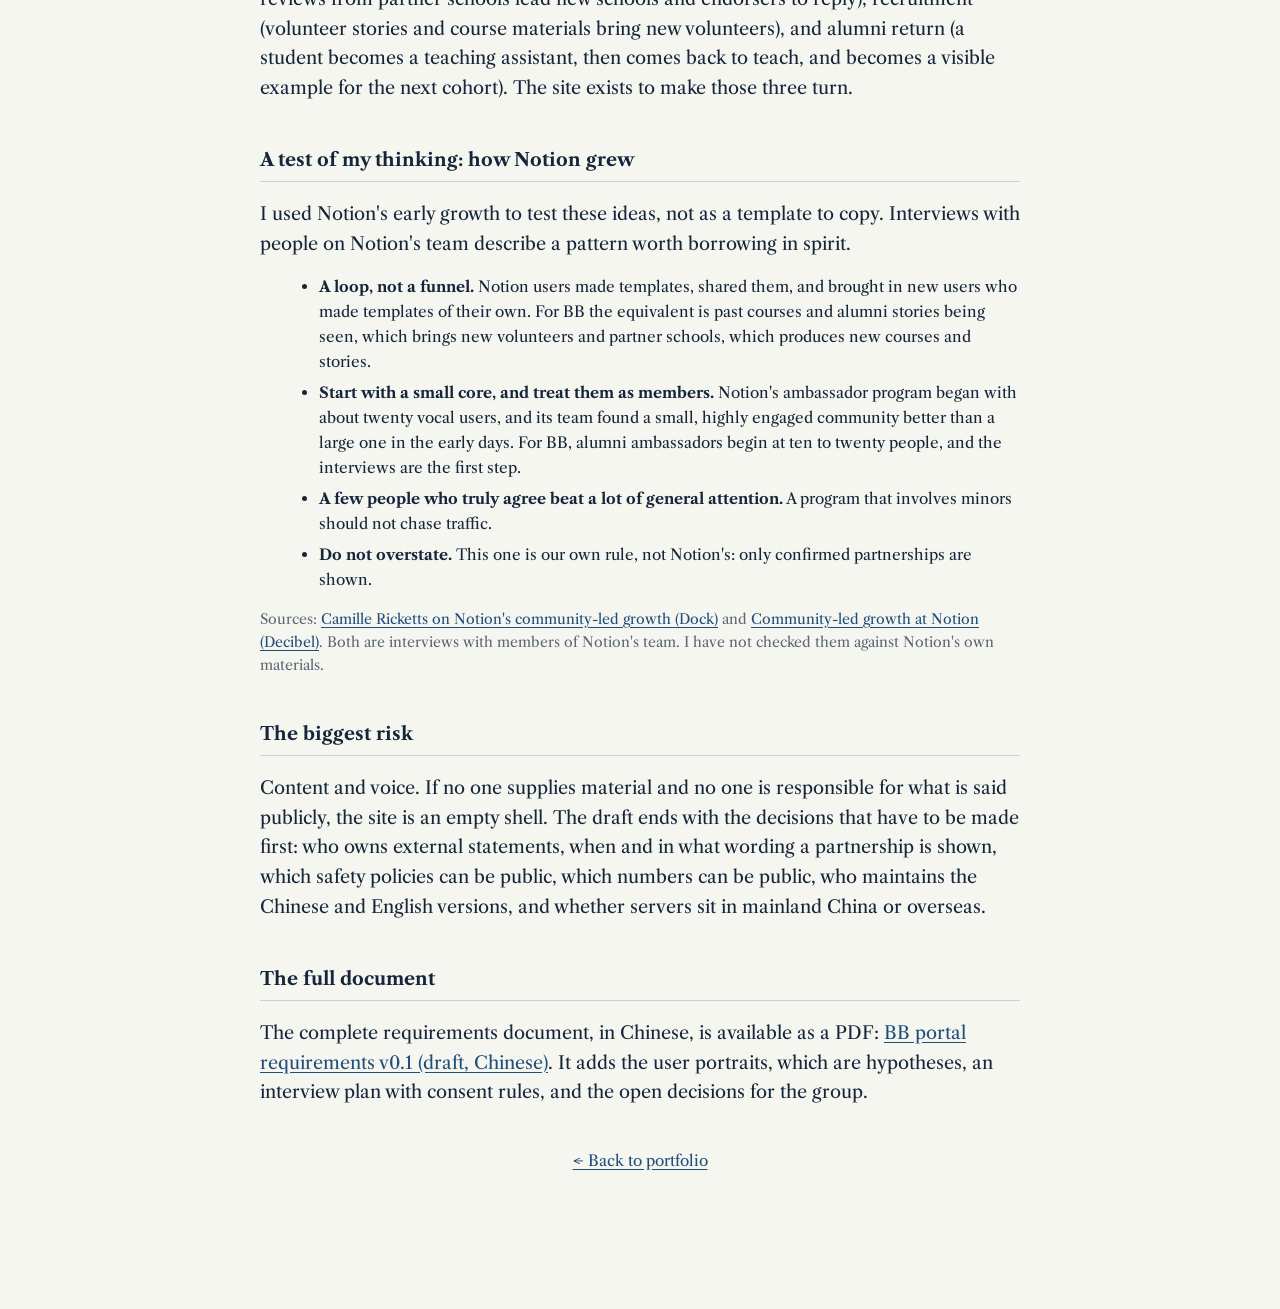
<file: bb-portal.html>
<!doctype html>
<html lang="en">
<head>
<meta charset="utf-8">
<meta name="viewport" content="width=device-width, initial-scale=1">
<title>Building Bridges Portal: Requirements at a Glance · Jinrui Zhang</title>
<link rel="preconnect" href="https://fonts.googleapis.com">
<link rel="preconnect" href="https://fonts.gstatic.com" crossorigin>
<link href="https://fonts.googleapis.com/css2?family=Libre+Caslon+Display&family=Libre+Caslon+Text:ital,wght@0,400;0,700;1,400&family=Noto+Serif+SC:wght@400;700&display=swap" rel="stylesheet">
<link rel="stylesheet" href="style.css">
<style>
.doc { max-width: 760px; margin: 0 auto; padding: 4rem 0 6rem; }
.doc h1 { font-family: var(--display); font-weight: 400; font-size: clamp(1.9rem, 4.5vw, 2.7rem); text-align: center; margin-bottom: .4rem; }
.doc .sub { text-align: center; color: var(--muted); font-style: italic; margin-bottom: 1.2rem; }
.doc .back { text-align: center; margin-bottom: 2.5rem; font-size: .95rem; }
.doc h2 { font-size: 1.15rem; margin: 2.6rem 0 .7rem; padding-bottom: .35rem; border-bottom: 1px solid var(--rule, #c9cfd6); }
.doc p { margin-bottom: .9rem; }
.status { border-left: 2px solid var(--prussian); padding: .1rem 0 .1rem 1.1rem; margin: 1.2rem 0 2rem; font-size: .95rem; color: var(--muted); }
.doc table { width: 100%; border-collapse: collapse; font-size: .88rem; margin: .5rem 0 1rem; }
.doc th, .doc td { text-align: left; vertical-align: top; padding: .4rem .6rem; border-bottom: 1px solid var(--rule, #c9cfd6); }
.doc th { color: var(--prussian); font-weight: 700; }
.doc ul { margin: .3rem 0 1rem 1.2rem; font-size: .95rem; }
.doc li { margin-bottom: .35rem; }
.tablewrap { overflow-x: auto; }
</style>
</head>
<body>
<div class="page">
  <div class="doc">
    <h1>Building Bridges Portal</h1>
    <p class="sub">Requirements at a glance, phase one</p>
    <p class="back"><a href="index.html">&larr; Back to portfolio</a></p>

    <div class="status">
      <p style="margin:0">A summary of product requirements draft v0.1, written for working-group discussion. It is a draft and the site is not yet live. Statements about users are hypotheses to be tested, not research findings. The internal document is not linked.</p>
    </div>

    <h2>The one-sentence plan</h2>
    <p>Phase one turns the official website into a trust-verification tool, so that a school leader or a local education office can understand Building Bridges in five minutes and feel safe contacting us. The student entry comes in phase two, after we interview past students.</p>

    <h2>The problem</h2>
    <p>The current site is a bilingual showcase page. Its recent content mostly links out to WeChat posts, and its share preview is empty. It says who we are. It does not answer what a decision-maker asks first when an invitation arrives from a program they have never worked with: is it safe, what is taught, what will it ask of the school, how do we cooperate. If the site cannot answer, the conversation usually stops there.</p>

    <h2>Who it is for, in order</h2>
    <div class="tablewrap">
    <table>
      <tr><th>User</th><th>What they most want to know</th><th>Priority</th></tr>
      <tr><td>School leaders and local education offices</td><td>Safety, how course content is reviewed, the burden on the school, organizational background, what other schools say, and whether there is material they can show their superiors</td><td>P0</td></tr>
      <tr><td>Prospective partner or endorsing bodies</td><td>Whether the program is orderly, sustainable, transparent, and careful in what it says publicly</td><td>P0</td></tr>
      <tr><td>Prospective volunteers</td><td>What the work is, how long, how to apply, what past years looked like</td><td>P1</td></tr>
      <tr><td>Funders</td><td>History, team, results, disclosure</td><td>P1</td></tr>
      <tr><td>Alumni</td><td>Finding their own classes, sharing materials, telling their story</td><td>P1 to P2</td></tr>
      <tr><td>Students and teaching assistants in camp</td><td>Where to go tonight, how to choose, how to give feedback</td><td>Phase two, interview first</td></tr>
    </table>
    </div>
    <p>The decision is rarely one person's. The reader has to feel safe, and then be able to explain the decision to someone above them. The site has to support both.</p>

    <h2>What phase one includes</h2>
    <div class="tablewrap">
    <table>
      <tr><th>Page</th><th>The question it answers</th><th>Priority</th></tr>
      <tr><td>Home</td><td>Who is BB, in three sentences, with a direct path to cooperation</td><td>P0</td></tr>
      <tr><td>About us</td><td>History since 2008, mission, team, organizational background</td><td>P0</td></tr>
      <tr><td>Program</td><td>How one camp runs: schedule, curriculum, faculty</td><td>P0</td></tr>
      <tr><td>Safety and child protection</td><td>How volunteers are screened and trained, emergency plans, protection principles</td><td>P0</td></tr>
      <tr><td>Compliance and cooperation process</td><td>Content review, what a school must do, what documents approval or filing needs, who to contact</td><td>P0</td></tr>
      <tr><td>Past results and alumni stories</td><td>Data, school and student feedback, alumni cases with permission</td><td>P0</td></tr>
      <tr><td>Contact</td><td>Email, contact person, inquiry form</td><td>P0</td></tr>
      <tr><td>A pack for superiors</td><td>One page or PDF that can be forwarded</td><td>P1</td></tr>
      <tr><td>Join us, shared resources, disclosure</td><td>Volunteer recruitment, open course materials, annual report</td><td>P1</td></tr>
    </table>
    </div>

    <h2>What it deliberately does not do</h2>
    <ul>
      <li>Student accounts, course selection, and course evaluations.</li>
      <li>A custom content management system. An existing site builder or CMS, so non-technical volunteers can update pages.</li>
      <li>Online payments or memberships.</li>
      <li>Any partnership or endorsement that has not been confirmed by the other side.</li>
    </ul>

    <h2>Rules for content, set before development</h2>
    <ul>
      <li>Every page has one content owner and one reviewer. A page is published only after review.</li>
      <li>Students and alumni who appear in photos or video need explicit permission. No identifiable information about minors.</li>
      <li>An alumni story needs the person's written consent, and a guardian's consent for a minor. The purpose and the audience are stated, and consent can be withdrawn.</li>
      <li>A partnership appears only after the other side confirms it, in wording they have approved. Every number has a source.</li>
    </ul>

    <h2>How we will know it works</h2>
    <div class="tablewrap">
    <table>
      <tr><th>Test</th><th>Pass condition (draft)</th></tr>
      <tr><td>Five-minute trust test</td><td>Three principals or educators look at the site for five minutes. At least two can say who BB is, what it does, how safety is ensured, how past camps went, and how to reach us.</td></tr>
      <tr><td>Approval-chain test</td><td>The same people can explain BB to a superior in three sentences, and explain why it is reliable.</td></tr>
      <tr><td>Phone and WeChat</td><td>The Chinese homepage loads in about three seconds in WeChat's built-in browser. Video plays in mainland China without a VPN.</td></tr>
      <tr><td>Share preview</td><td>A forwarded link shows a title, summary, and cover image.</td></tr>
      <tr><td>Content is checkable</td><td>Every page names an owner and a reviewer. Every number has a source. Unconfirmed endorsements are not shown.</td></tr>
      <tr><td>Freshness</td><td>Every page shows its last update. Contents are reviewed once a semester.</td></tr>
      <tr><td>Where inquiries come from</td><td>Inquiry and application forms ask how the person heard about us.</td></tr>
    </table>
    </div>
    <p>The numeric targets wait until we have one semester of baseline.</p>

    <h2>Growth, as loops rather than traffic</h2>
    <p>BB does not need more visitors. It needs three loops to reinforce themselves: trust (real reviews from partner schools lead new schools and endorsers to reply), recruitment (volunteer stories and course materials bring new volunteers), and alumni return (a student becomes a teaching assistant, then comes back to teach, and becomes a visible example for the next cohort). The site exists to make those three turn.</p>

    <h2>A test of my thinking: how Notion grew</h2>
    <p>I used Notion's early growth to test these ideas, not as a template to copy. Interviews with people on Notion's team describe a pattern worth borrowing in spirit.</p>
    <ul>
      <li><strong>A loop, not a funnel.</strong> Notion users made templates, shared them, and brought in new users who made templates of their own. For BB the equivalent is past courses and alumni stories being seen, which brings new volunteers and partner schools, which produces new courses and stories.</li>
      <li><strong>Start with a small core, and treat them as members.</strong> Notion's ambassador program began with about twenty vocal users, and its team found a small, highly engaged community better than a large one in the early days. For BB, alumni ambassadors begin at ten to twenty people, and the interviews are the first step.</li>
      <li><strong>A few people who truly agree beat a lot of general attention.</strong> A program that involves minors should not chase traffic.</li>
      <li><strong>Do not overstate.</strong> This one is our own rule, not Notion's: only confirmed partnerships are shown.</li>
    </ul>
    <p style="font-size:.88rem;color:var(--muted)">Sources: <a href="https://www.dock.us/library/grow-and-tell-camille-ricketts">Camille Ricketts on Notion's community-led growth (Dock)</a> and <a href="https://www.decibel.vc/content/community-led-growth-how-notion-grew-a-global-community-of-advocates">Community-led growth at Notion (Decibel)</a>. Both are interviews with members of Notion's team. I have not checked them against Notion's own materials.</p>

    <h2>The biggest risk</h2>
    <p>Content and voice. If no one supplies material and no one is responsible for what is said publicly, the site is an empty shell. The draft ends with the decisions that have to be made first: who owns external statements, when and in what wording a partnership is shown, which safety policies can be public, which numbers can be public, who maintains the Chinese and English versions, and whether servers sit in mainland China or overseas.</p>

    <h2>The full document</h2>
    <p>The complete requirements document, in Chinese, is available as a PDF: <a href="bb-prd-zh.pdf">BB portal requirements v0.1 (draft, Chinese)</a>. It adds the user portraits, which are hypotheses, an interview plan with consent rules, and the open decisions for the group.</p>

    <p style="margin-top:2.5rem" class="back"><a href="index.html">&larr; Back to portfolio</a></p>
  </div>
</div>
</body>
</html>
</file>
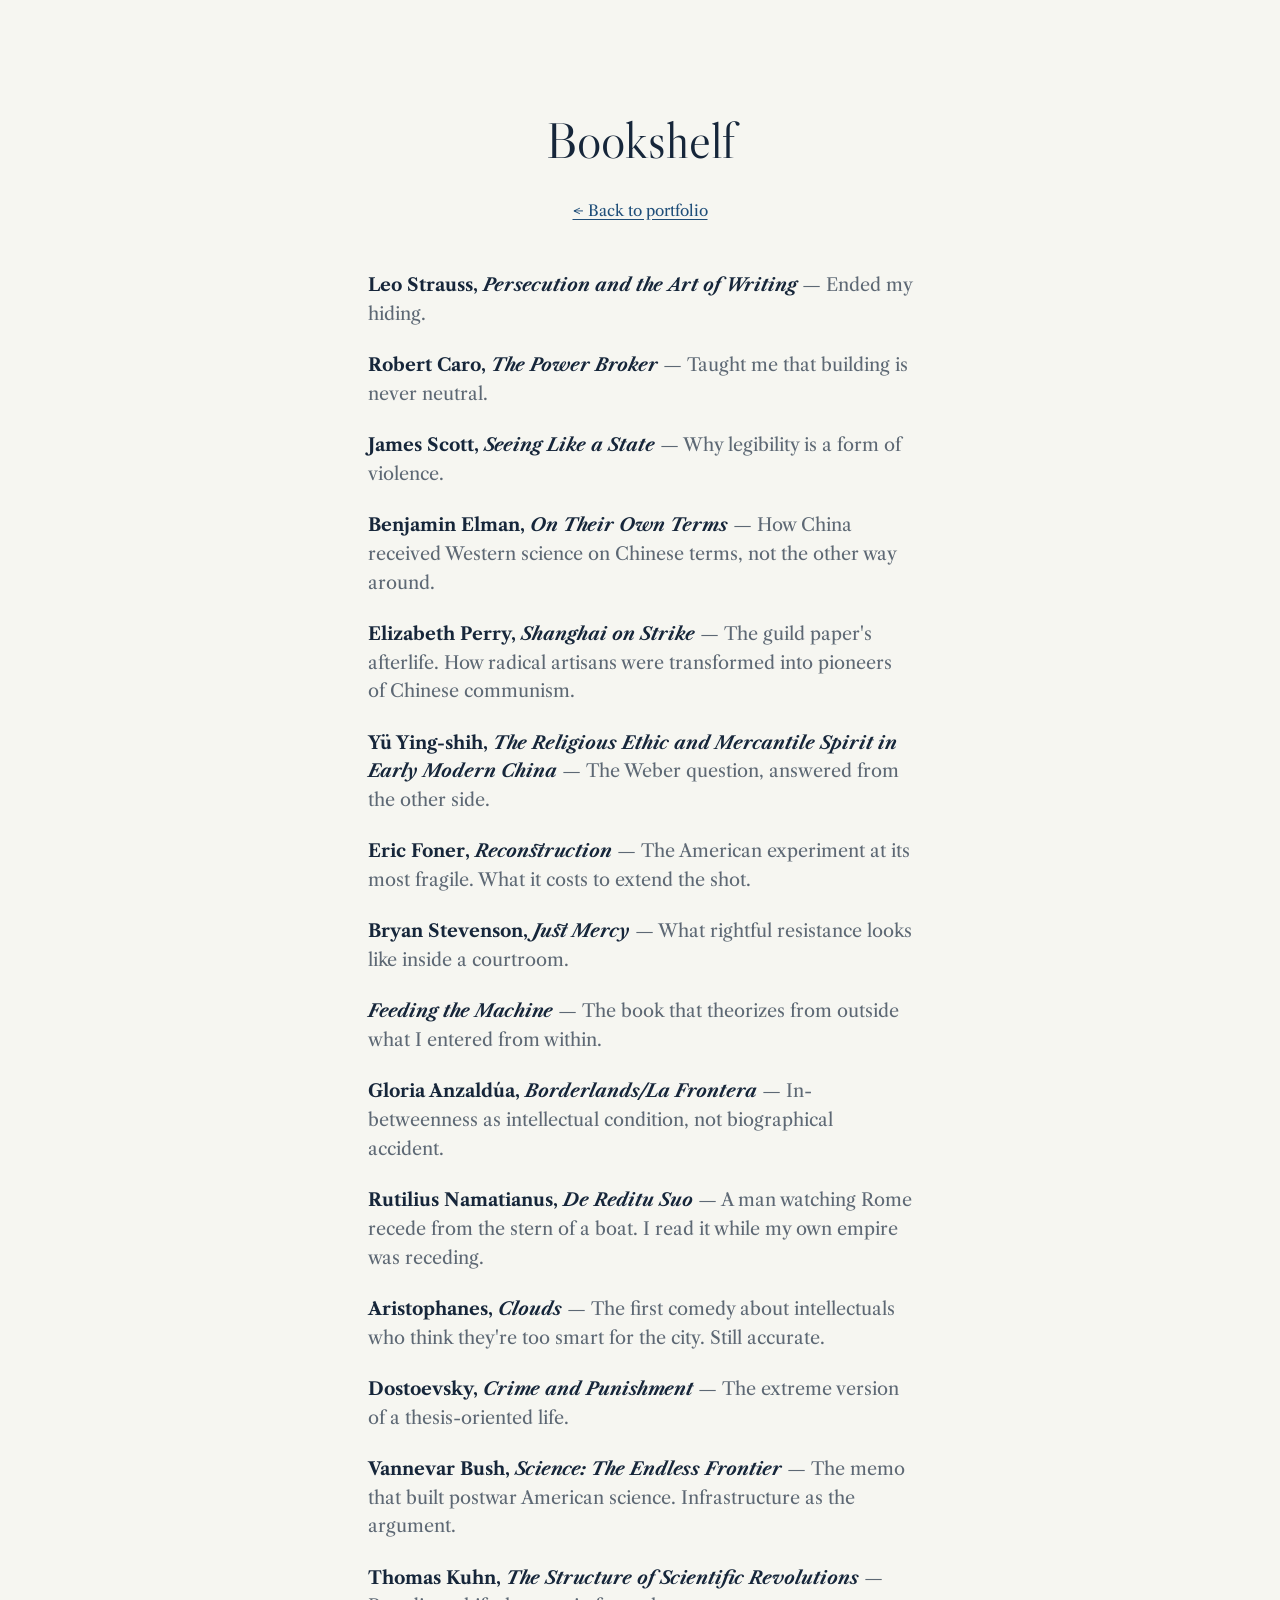
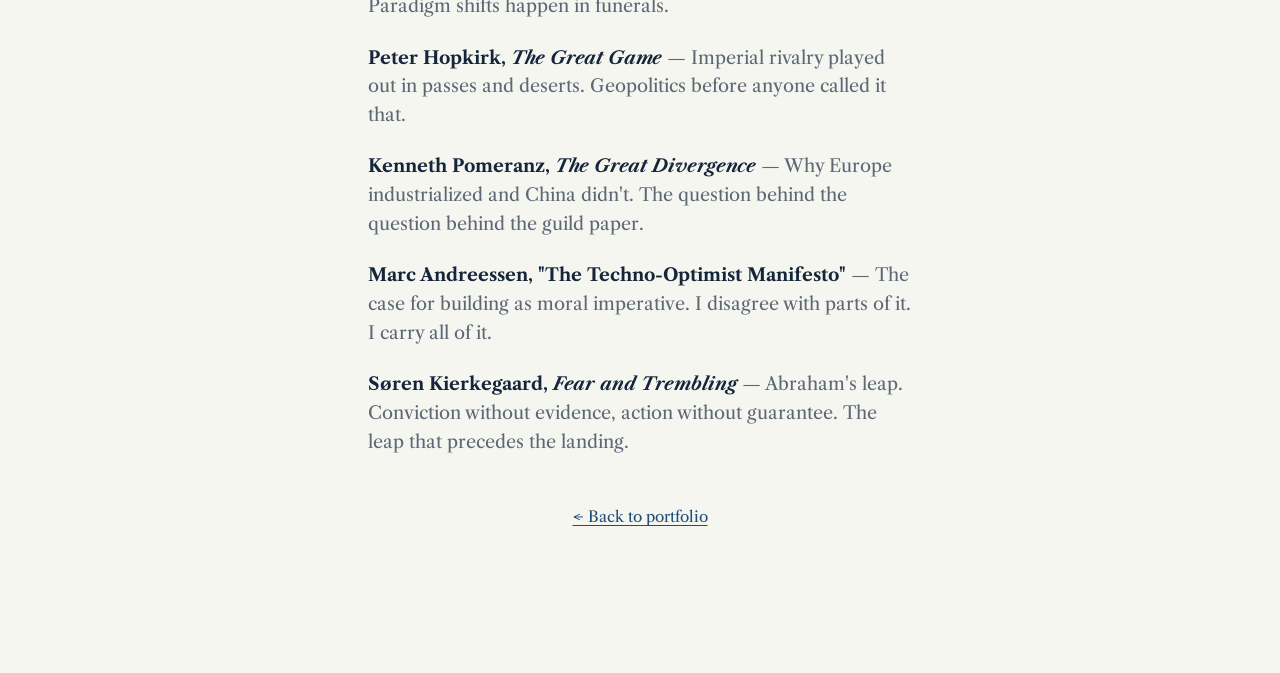
<file: bookshelf.html>
<!doctype html>
<html lang="en">
<head>
<meta charset="utf-8">
<meta name="viewport" content="width=device-width, initial-scale=1">
<title>Bookshelf · Jinrui Zhang</title>
<link rel="preconnect" href="https://fonts.googleapis.com">
<link rel="preconnect" href="https://fonts.gstatic.com" crossorigin>
<link href="https://fonts.googleapis.com/css2?family=Libre+Caslon+Display&family=Libre+Caslon+Text:ital,wght@0,400;0,700;1,400&family=Noto+Serif+SC:wght@400;700&display=swap" rel="stylesheet">
<link rel="stylesheet" href="style.css">
<style>
.shelf { max-width: var(--measure); margin: 0 auto; padding: 4rem 0 6rem; }
.shelf h1 { font-family: var(--display); font-weight: 400; font-size: clamp(2.2rem, 5vw, 3.2rem); text-align: center; margin-bottom: 0.5rem; }
.shelf .back { text-align: center; margin-bottom: 3rem; font-size: 0.95rem; }
.book { margin-bottom: 1.4rem; line-height: 1.6; }
.book .title { font-weight: 700; }
.book .note { color: var(--muted); }
</style>
</head>
<body>
<div class="page">
  <div class="shelf">
    <h1>Bookshelf</h1>
    <p class="back"><a href="index.html">&larr; Back to portfolio</a></p>

    <div class="book"><span class="title">Leo Strauss, <em>Persecution and the Art of Writing</em></span> <span class="note">— Ended my hiding.</span></div>

    <div class="book"><span class="title">Robert Caro, <em>The Power Broker</em></span> <span class="note">— Taught me that building is never neutral.</span></div>

    <div class="book"><span class="title">James Scott, <em>Seeing Like a State</em></span> <span class="note">— Why legibility is a form of violence.</span></div>

    <div class="book"><span class="title">Benjamin Elman, <em>On Their Own Terms</em></span> <span class="note">— How China received Western science on Chinese terms, not the other way around.</span></div>

    <div class="book"><span class="title">Elizabeth Perry, <em>Shanghai on Strike</em></span> <span class="note">— The guild paper's afterlife. How radical artisans were transformed into pioneers of Chinese communism.</span></div>

    <div class="book"><span class="title">Y&uuml; Ying-shih, <em>The Religious Ethic and Mercantile Spirit in Early Modern China</em></span> <span class="note">— The Weber question, answered from the other side.</span></div>

    <div class="book"><span class="title">Eric Foner, <em>Reconstruction</em></span> <span class="note">— The American experiment at its most fragile. What it costs to extend the shot.</span></div>

    <div class="book"><span class="title">Bryan Stevenson, <em>Just Mercy</em></span> <span class="note">— What rightful resistance looks like inside a courtroom.</span></div>

    <div class="book"><span class="title"><em>Feeding the Machine</em></span> <span class="note">— The book that theorizes from outside what I entered from within.</span></div>

    <div class="book"><span class="title">Gloria Anzald&uacute;a, <em>Borderlands/La Frontera</em></span> <span class="note">— In-betweenness as intellectual condition, not biographical accident.</span></div>

    <div class="book"><span class="title">Rutilius Namatianus, <em>De Reditu Suo</em></span> <span class="note">— A man watching Rome recede from the stern of a boat. I read it while my own empire was receding.</span></div>

    <div class="book"><span class="title">Aristophanes, <em>Clouds</em></span> <span class="note">— The first comedy about intellectuals who think they're too smart for the city. Still accurate.</span></div>

    <div class="book"><span class="title">Dostoevsky, <em>Crime and Punishment</em></span> <span class="note">— The extreme version of a thesis-oriented life.</span></div>

    <div class="book"><span class="title">Vannevar Bush, <em>Science: The Endless Frontier</em></span> <span class="note">— The memo that built postwar American science. Infrastructure as the argument.</span></div>

    <div class="book"><span class="title">Thomas Kuhn, <em>The Structure of Scientific Revolutions</em></span> <span class="note">— Paradigm shifts happen in funerals.</span></div>

    <div class="book"><span class="title">Peter Hopkirk, <em>The Great Game</em></span> <span class="note">— Imperial rivalry played out in passes and deserts. Geopolitics before anyone called it that.</span></div>

    <div class="book"><span class="title">Kenneth Pomeranz, <em>The Great Divergence</em></span> <span class="note">— Why Europe industrialized and China didn't. The question behind the question behind the guild paper.</span></div>

    <div class="book"><span class="title">Marc Andreessen, "The Techno-Optimist Manifesto"</span> <span class="note">— The case for building as moral imperative. I disagree with parts of it. I carry all of it.</span></div>

    <div class="book"><span class="title">S&oslash;ren Kierkegaard, <em>Fear and Trembling</em></span> <span class="note">— Abraham's leap. Conviction without evidence, action without guarantee. The leap that precedes the landing.</span></div>

    <p class="back" style="margin-top: 3rem;"><a href="index.html">&larr; Back to portfolio</a></p>
  </div>
</div>
</body>
</html>
</file>
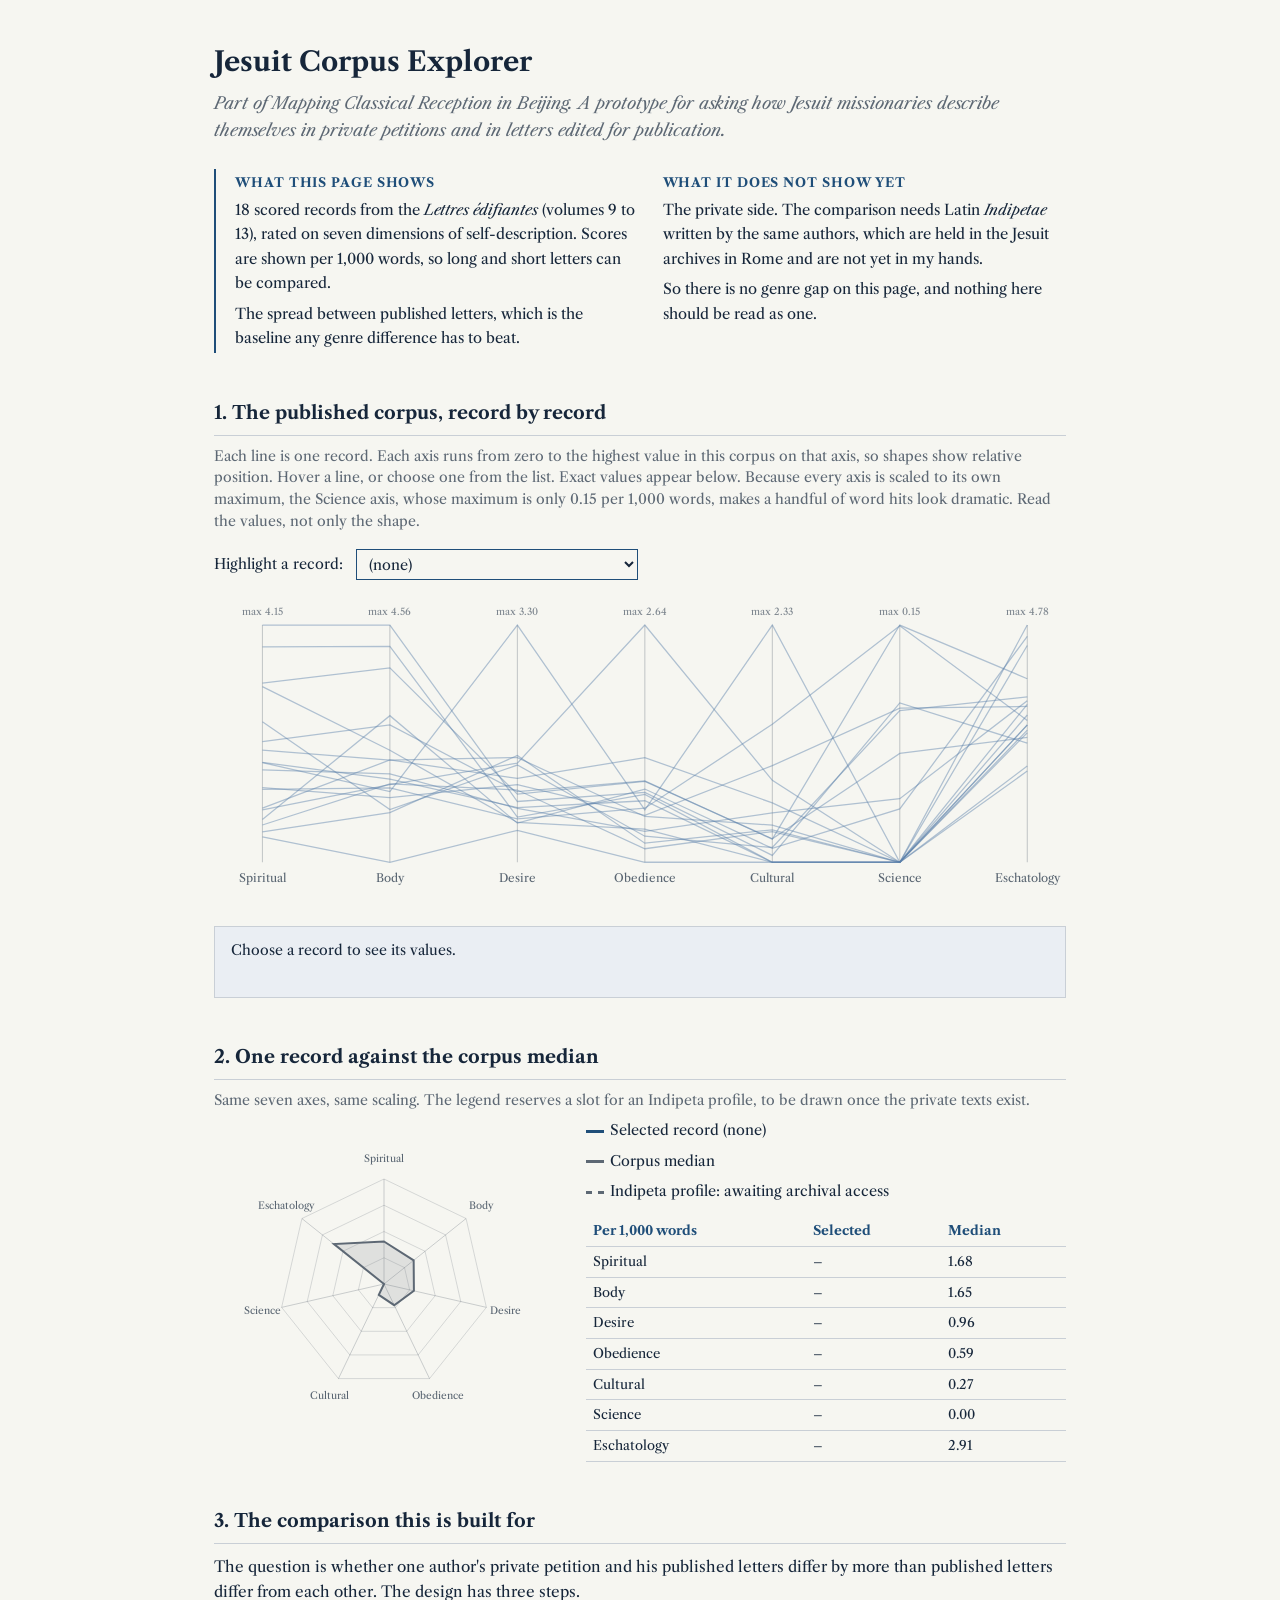
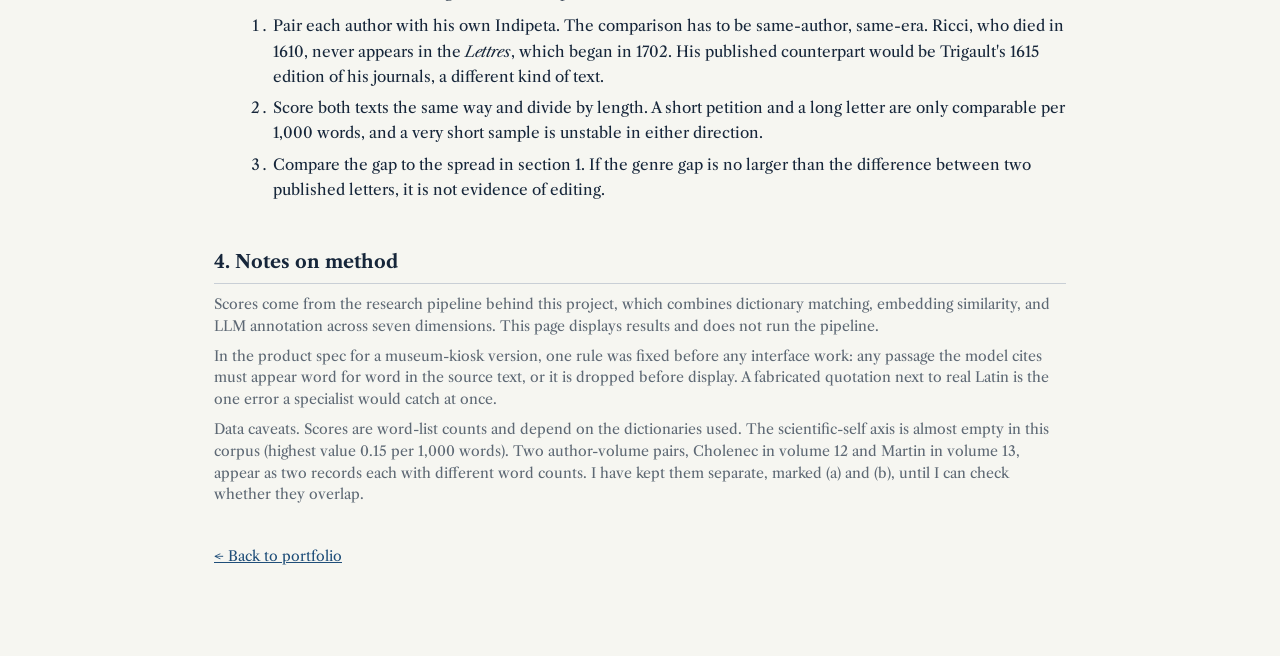
<file: nlp-pipeline.html>
<!doctype html>
<html lang="en">
<head>
<meta charset="utf-8">
<meta name="viewport" content="width=device-width, initial-scale=1">
<title>Jesuit Corpus Explorer · Jinrui Zhang</title>
<link rel="preconnect" href="https://fonts.googleapis.com">
<link rel="preconnect" href="https://fonts.gstatic.com" crossorigin>
<link href="https://fonts.googleapis.com/css2?family=Libre+Caslon+Text:ital,wght@0,400;0,700;1,400&display=swap" rel="stylesheet">
<style>
:root{--paper:#f6f6f1;--ink:#16263a;--prussian:#1f4e79;--muted:#5d6874;--rule:#c9cfd6;--line:#5a7fa8;--fill:#eaeef3}
@media (prefers-color-scheme:dark){:root{--paper:#12161c;--ink:#dde3ea;--prussian:#8fb4dc;--muted:#9aa5b1;--rule:#2d3640;--line:#6f93bd;--fill:#1c232c}}
*{box-sizing:border-box;margin:0}
body{font-family:"Libre Caslon Text",Georgia,"Noto Serif SC",serif;background:var(--paper);color:var(--ink);line-height:1.65;font-size:1.05rem}
.page{max-width:900px;margin:0 auto;padding:2.5rem 1.5rem 5rem}
a{color:var(--prussian)}
h1{font-size:1.7rem;margin-bottom:.3rem}
h2{font-size:1.15rem;margin:2.8rem 0 .6rem;padding-bottom:.4rem;border-bottom:1px solid var(--rule)}
.sub{color:var(--muted);font-style:italic;margin-bottom:1.5rem}
.note{font-size:.88rem;color:var(--muted);line-height:1.55;margin:.5rem 0}
.status{display:grid;grid-template-columns:1fr 1fr;gap:1.5rem;border-left:2px solid var(--prussian);padding:.2rem 0 .2rem 1.2rem;margin:1.2rem 0 .5rem;font-size:.92rem}
.status h3{font-size:.8rem;text-transform:uppercase;letter-spacing:.07em;color:var(--prussian);margin-bottom:.3rem}
.status p+p{margin-top:.4rem}
@media(max-width:640px){.status{grid-template-columns:1fr}}
.controls{display:flex;gap:.8rem;align-items:center;flex-wrap:wrap;margin:1rem 0;font-size:.9rem}
select{font:inherit;font-size:.9rem;padding:.3rem .5rem;border:1px solid var(--prussian);background:transparent;color:var(--ink);max-width:100%}
#pc-wrap svg,#radar-wrap svg{width:100%;height:auto;display:block}
.info{border:1px solid var(--rule);background:var(--fill);padding:.8rem 1rem;font-size:.88rem;min-height:4.5rem;margin-top:.6rem}
.info strong{color:var(--prussian)}
table{border-collapse:collapse;width:100%;font-size:.82rem;margin-top:.5rem}
th,td{text-align:left;padding:.25rem .45rem;border-bottom:1px solid var(--rule)}
th{color:var(--prussian)}
.two{display:grid;grid-template-columns:minmax(0,340px) 1fr;gap:2rem;align-items:start}
@media(max-width:700px){.two{grid-template-columns:1fr}}
.swatch{display:inline-block;width:18px;height:0;border-top:3px solid;vertical-align:middle;margin-right:.4rem}
ol.steps{margin:.6rem 0 0 1.2rem;font-size:.95rem}
ol.steps li{margin-bottom:.4rem}
</style>
</head>
<body>
<div class="page">
  <h1>Jesuit Corpus Explorer</h1>
  <p class="sub">Part of Mapping Classical Reception in Beijing. A prototype for asking how Jesuit missionaries describe themselves in private petitions and in letters edited for publication.</p>

  <div class="status">
    <div>
      <h3>What this page shows</h3>
      <p>18 scored records from the <em>Lettres &eacute;difiantes</em> (volumes 9 to 13), rated on seven dimensions of self-description. Scores are shown per 1,000 words, so long and short letters can be compared.</p>
      <p>The spread between published letters, which is the baseline any genre difference has to beat.</p>
    </div>
    <div>
      <h3>What it does not show yet</h3>
      <p>The private side. The comparison needs Latin <em>Indipetae</em> written by the same authors, which are held in the Jesuit archives in Rome and are not yet in my hands.</p>
      <p>So there is no genre gap on this page, and nothing here should be read as one.</p>
    </div>
  </div>

  <h2>1. The published corpus, record by record</h2>
  <p class="note">Each line is one record. Each axis runs from zero to the highest value in this corpus on that axis, so shapes show relative position. Hover a line, or choose one from the list. Exact values appear below. Because every axis is scaled to its own maximum, the Science axis, whose maximum is only 0.15 per 1,000 words, makes a handful of word hits look dramatic. Read the values, not only the shape.</p>
  <div class="controls">
    <label for="pick">Highlight a record:</label>
    <select id="pick"></select>
  </div>
  <div id="pc-wrap"><svg id="pc" viewBox="0 0 880 330" role="img" aria-label="Parallel coordinates of 18 Lettres edifiantes records across seven dimensions"></svg></div>
  <div class="info" id="info">Choose a record to see its values.</div>

  <h2>2. One record against the corpus median</h2>
  <p class="note">Same seven axes, same scaling. The legend reserves a slot for an Indipeta profile, to be drawn once the private texts exist.</p>
  <div class="two">
    <div id="radar-wrap"><svg id="radar" viewBox="0 0 340 320" role="img" aria-label="Radar of one record against the corpus median"></svg></div>
    <div>
      <p style="font-size:.9rem;margin-bottom:.4rem"><span class="swatch" style="border-color:var(--prussian)"></span><span id="leg-sel">Selected record</span></p>
      <p style="font-size:.9rem;margin-bottom:.4rem"><span class="swatch" style="border-color:var(--muted)"></span>Corpus median</p>
      <p style="font-size:.9rem;margin-bottom:.8rem"><span class="swatch" style="border-color:var(--muted);border-top-style:dashed"></span>Indipeta profile: awaiting archival access</p>
      <table id="tbl"></table>
    </div>
  </div>

  <h2>3. The comparison this is built for</h2>
  <p style="font-size:.95rem">The question is whether one author's private petition and his published letters differ by more than published letters differ from each other. The design has three steps.</p>
  <ol class="steps">
    <li>Pair each author with his own Indipeta. The comparison has to be same-author, same-era. Ricci, who died in 1610, never appears in the <em>Lettres</em>, which began in 1702. His published counterpart would be Trigault's 1615 edition of his journals, a different kind of text.</li>
    <li>Score both texts the same way and divide by length. A short petition and a long letter are only comparable per 1,000 words, and a very short sample is unstable in either direction.</li>
    <li>Compare the gap to the spread in section 1. If the genre gap is no larger than the difference between two published letters, it is not evidence of editing.</li>
  </ol>

  <h2>4. Notes on method</h2>
  <p class="note">Scores come from the research pipeline behind this project, which combines dictionary matching, embedding similarity, and LLM annotation across seven dimensions. This page displays results and does not run the pipeline.</p>
  <p class="note">In the product spec for a museum-kiosk version, one rule was fixed before any interface work: any passage the model cites must appear word for word in the source text, or it is dropped before display. A fabricated quotation next to real Latin is the one error a specialist would catch at once.</p>
  <p class="note">Data caveats. Scores are word-list counts and depend on the dictionaries used. The scientific-self axis is almost empty in this corpus (highest value 0.15 per 1,000 words). Two author-volume pairs, Cholenec in volume 12 and Martin in volume 13, appear as two records each with different word counts. I have kept them separate, marked (a) and (b), until I can check whether they overlap.</p>

  <p class="note" style="margin-top:2.5rem"><a href="index.html">&larr; Back to portfolio</a></p>
</div>

<script>
var DATA = [{"id": "a1d83321", "label": "vol.9 — BOUCHET", "vol": 9, "order": 1, "words": 30601, "year": null, "raw": {"spiritual_interiority": 40, "bodily_vulnerability": 38, "mission_desire": 33, "institutional_obedience": 16, "cultural_encounter": 29, "scientific_self": 3, "temporal_eschatological": 96}}, {"id": "4801d850", "label": "vol.9 — Seconde lettre — MARTIN", "vol": 9, "order": 2, "words": 13257, "year": null, "raw": {"spiritual_interiority": 28, "bodily_vulnerability": 35, "mission_desire": 13, "institutional_obedience": 12, "cultural_encounter": 3, "scientific_self": 2, "temporal_eschatological": 49}}, {"id": "c9cfe0aa", "label": "vol.9 — de CHAVAGNAC", "vol": 9, "order": 3, "words": 5157, "year": 1705, "raw": {"spiritual_interiority": 9, "bodily_vulnerability": 7, "mission_desire": 17, "institutional_obedience": 3, "cultural_encounter": 12, "scientific_self": 0, "temporal_eschatological": 10}}, {"id": "5d5e2b6a", "label": "vol.9 — de B OURZES", "vol": 9, "order": 4, "words": 2255, "year": null, "raw": {"spiritual_interiority": 1, "bodily_vulnerability": 0, "mission_desire": 1, "institutional_obedience": 0, "cultural_encounter": 0, "scientific_self": 0, "temporal_eschatological": 6}}, {"id": "a0725e00", "label": "vol.9 — JARTOÜX", "vol": 9, "order": 5, "words": 8712, "year": 1703, "raw": {"spiritual_interiority": 8, "bodily_vulnerability": 13, "mission_desire": 12, "institutional_obedience": 23, "cultural_encounter": 7, "scientific_self": 0, "temporal_eschatological": 16}}, {"id": "a02c7478", "label": "vol.11 — BOUCHET", "vol": 11, "order": 1, "words": 13151, "year": null, "raw": {"spiritual_interiority": 23, "bodily_vulnerability": 21, "mission_desire": 10, "institutional_obedience": 9, "cultural_encounter": 0, "scientific_self": 0, "temporal_eschatological": 39}}, {"id": "08f39ec7", "label": "vol.11 — On Reverend Pere", "vol": 11, "order": 2, "words": 20729, "year": 1707, "raw": {"spiritual_interiority": 51, "bodily_vulnerability": 21, "mission_desire": 28, "institutional_obedience": 6, "cultural_encounter": 3, "scientific_self": 2, "temporal_eschatological": 69}}, {"id": "392ff4d3", "label": "vol.11 — JACQUEMINE", "vol": 11, "order": 3, "words": 29460, "year": 1712, "raw": {"spiritual_interiority": 22, "bodily_vulnerability": 83, "mission_desire": 16, "institutional_obedience": 24, "cultural_encounter": 4, "scientific_self": 1, "temporal_eschatological": 134}}, {"id": "19cecd55", "label": "vol.12 — de BOURZES", "vol": 12, "order": 1, "words": 9431, "year": null, "raw": {"spiritual_interiority": 5, "bodily_vulnerability": 9, "mission_desire": 14, "institutional_obedience": 2, "cultural_encounter": 3, "scientific_self": 0, "temporal_eschatological": 30}}, {"id": "2a797836", "label": "vol.12 — CHOLENEC", "vol": 12, "order": 2, "words": 49498, "year": 1715, "raw": {"spiritual_interiority": 80, "bodily_vulnerability": 84, "mission_desire": 37, "institutional_obedience": 17, "cultural_encounter": 24, "scientific_self": 2, "temporal_eschatological": 161}}, {"id": "fb637bab", "label": "vol.12 — CHOLENEC", "vol": 12, "order": 2, "words": 16263, "year": 1715, "raw": {"spiritual_interiority": 50, "bodily_vulnerability": 35, "mission_desire": 9, "institutional_obedience": 6, "cultural_encounter": 0, "scientific_self": 0, "temporal_eschatological": 71}}, {"id": "97cbdd37", "label": "vol.12 — lettre 3", "vol": 12, "order": 3, "words": 19933, "year": null, "raw": {"spiritual_interiority": 13, "bodily_vulnerability": 30, "mission_desire": 20, "institutional_obedience": 3, "cultural_encounter": 6, "scientific_self": 0, "temporal_eschatological": 52}}, {"id": "734d69b0", "label": "vol.12 — On Reverend Pere", "vol": 12, "order": 4, "words": 13302, "year": null, "raw": {"spiritual_interiority": 17, "bodily_vulnerability": 19, "mission_desire": 8, "institutional_obedience": 8, "cultural_encounter": 18, "scientific_self": 2, "temporal_eschatological": 38}}, {"id": "bb953153", "label": "vol.13 — MARTIN", "vol": 13, "order": 1, "words": 43352, "year": 1711, "raw": {"spiritual_interiority": 136, "bodily_vulnerability": 162, "mission_desire": 41, "institutional_obedience": 39, "cultural_encounter": 10, "scientific_self": 3, "temporal_eschatological": 109}}, {"id": "5f772091", "label": "vol.13 — MARTIN", "vol": 13, "order": 1, "words": 13739, "year": 1711, "raw": {"spiritual_interiority": 13, "bodily_vulnerability": 27, "mission_desire": 16, "institutional_obedience": 16, "cultural_encounter": 8, "scientific_self": 0, "temporal_eschatological": 38}}, {"id": "f3137c5b", "label": "vol.13 — BOUCHET", "vol": 13, "order": 2, "words": 29613, "year": null, "raw": {"spiritual_interiority": 123, "bodily_vulnerability": 135, "mission_desire": 25, "institutional_obedience": 23, "cultural_encounter": 2, "scientific_self": 3, "temporal_eschatological": 71}}, {"id": "1d601d7f", "label": "vol.13 — PERE", "vol": 13, "order": 3, "words": 13746, "year": 1715, "raw": {"spiritual_interiority": 27, "bodily_vulnerability": 27, "mission_desire": 20, "institutional_obedience": 7, "cultural_encounter": 5, "scientific_self": 0, "temporal_eschatological": 38}}, {"id": "d326a4ca", "label": "vol.13 — PERE", "vol": 13, "order": 4, "words": 7955, "year": null, "raw": {"spiritual_interiority": 30, "bodily_vulnerability": 33, "mission_desire": 5, "institutional_obedience": 6, "cultural_encounter": 0, "scientific_self": 0, "temporal_eschatological": 38}}];
var DIMS=[["spiritual_interiority","Spiritual"],["bodily_vulnerability","Body"],["mission_desire","Desire"],["institutional_obedience","Obedience"],["cultural_encounter","Cultural"],["scientific_self","Science"],["temporal_eschatological","Eschatology"]];
var NS="http://www.w3.org/2000/svg";
function el(n,a,p){var e=document.createElementNS(NS,n);for(var k in a)e.setAttribute(k,a[k]);if(p)p.appendChild(e);return e;}
function median(a){var s=a.slice().sort(function(x,y){return x-y}),m=Math.floor(s.length/2);return s.length%2?s[m]:(s[m-1]+s[m])/2;}

// labels: same volume and slot means a possible overlapping pair -> (a)/(b); same label in different slots -> letter number
var bySlot={};
DATA.forEach(function(r){var k=r.vol+"-"+r.order;(bySlot[k]=bySlot[k]||[]).push(r);});
Object.keys(bySlot).forEach(function(k){var g=bySlot[k];if(g.length>1){g.sort(function(a,b){return b.words-a.words});g.forEach(function(r,i){r.label+=" ("+String.fromCharCode(97+i)+")";});}});
var byLabel={};
DATA.forEach(function(r){(byLabel[r.label]=byLabel[r.label]||[]).push(r);});
Object.keys(byLabel).forEach(function(k){var g=byLabel[k];if(g.length>1){g.forEach(function(r){r.label+=" [letter "+r.order+"]";});}});

// normalise per 1,000 words
DATA.forEach(function(r){r.n={};DIMS.forEach(function(d){r.n[d[0]]=r.raw[d[0]]/r.words*1000;});});
var MAX={},MED={};
DIMS.forEach(function(d){var v=DATA.map(function(r){return r.n[d[0]]});MAX[d[0]]=Math.max.apply(null,v)||1;MED[d[0]]=median(v);});

// select
var pick=document.getElementById("pick");
var o=document.createElement("option");o.value="";o.textContent="(none)";pick.appendChild(o);
DATA.forEach(function(r,i){var op=document.createElement("option");op.value=i;op.textContent=r.label;pick.appendChild(op);});

// parallel coordinates
var pc=document.getElementById("pc"),W=880,H=330,P={t:30,b:55,l:50,r:40},iw=W-P.l-P.r,ih=H-P.t-P.b,step=iw/(DIMS.length-1);
function X(i){return P.l+i*step}
function Y(d,v){return P.t+ih*(1-v/MAX[d])}
DIMS.forEach(function(d,i){
  el("line",{x1:X(i),x2:X(i),y1:P.t,y2:P.t+ih,stroke:"currentColor","stroke-opacity":.25},pc);
  var t=el("text",{x:X(i),y:P.t+ih+20,"text-anchor":"middle","font-size":12,fill:"currentColor","fill-opacity":.7,"font-family":"inherit"},pc);t.textContent=d[1];
  var m=el("text",{x:X(i),y:P.t-10,"text-anchor":"middle","font-size":10,fill:"currentColor","fill-opacity":.55,"font-family":"inherit"},pc);m.textContent="max "+MAX[d[0]].toFixed(2);
});
var lines=[];
DATA.forEach(function(r,idx){
  var pts=DIMS.map(function(d,i){return X(i)+","+Y(d[0],r.n[d[0]])}).join(" ");
  var pl=el("polyline",{points:pts,fill:"none",stroke:"var(--line)","stroke-width":1.3,"stroke-opacity":.45,tabindex:-1},pc);
  pl.style.cursor="pointer";
  pl.addEventListener("mouseenter",function(){select(idx,false)});
  pl.addEventListener("click",function(){select(idx,true)});
  lines.push(pl);
});
var sel=-1;
function select(i,fromClick){
  sel=i;pick.value=(i<0?"":i);
  lines.forEach(function(l,j){var on=j===i;l.setAttribute("stroke",on?"var(--prussian)":"var(--line)");l.setAttribute("stroke-width",on?3.2:1.3);l.setAttribute("stroke-opacity",on?1:(i<0?.45:.2));if(on)pc.appendChild(l);});
  info(i);drawRadar(i);
}
function info(i){
  var box=document.getElementById("info");
  if(i<0){box.textContent="Choose a record to see its values.";return;}
  var r=DATA[i],s="<strong>"+r.label+"</strong> &middot; "+r.words.toLocaleString()+" words"+(r.year?" &middot; "+r.year:"")+"<br>";
  s+=DIMS.map(function(d){return d[1]+" "+r.n[d[0]].toFixed(2)+" <span style='opacity:.6'>("+r.raw[d[0]]+" raw)</span>"}).join(" &nbsp;&middot;&nbsp; ");
  box.innerHTML=s;
}
pick.addEventListener("change",function(){select(pick.value===""?-1:+pick.value,true)});

// radar
var rd=document.getElementById("radar"),cx=170,cy=165,R=105;
function ang(i){return Math.PI*2*i/DIMS.length-Math.PI/2}
function drawRadar(i){
  while(rd.firstChild)rd.removeChild(rd.firstChild);
  [.25,.5,.75,1].forEach(function(f){el("polygon",{points:DIMS.map(function(d,k){return (cx+R*f*Math.cos(ang(k)))+","+(cy+R*f*Math.sin(ang(k)))}).join(" "),fill:"none",stroke:"currentColor","stroke-opacity":.15},rd);});
  DIMS.forEach(function(d,k){
    el("line",{x1:cx,y1:cy,x2:cx+R*Math.cos(ang(k)),y2:cy+R*Math.sin(ang(k)),stroke:"currentColor","stroke-opacity":.2},rd);
    var t=el("text",{x:cx+(R+20)*Math.cos(ang(k)),y:cy+(R+20)*Math.sin(ang(k)),"text-anchor":"middle","dominant-baseline":"middle","font-size":10,fill:"currentColor","fill-opacity":.7,"font-family":"inherit"},rd);t.textContent=d[1];
  });
  function shape(vals,stroke,fill,op,dash){
    var pts=DIMS.map(function(d,k){var rr=Math.min(1,vals[d[0]]/MAX[d[0]])*R;return (cx+rr*Math.cos(ang(k)))+","+(cy+rr*Math.sin(ang(k)))}).join(" ");
    var p=el("polygon",{points:pts,fill:fill,"fill-opacity":op,stroke:stroke,"stroke-width":2},rd);if(dash)p.setAttribute("stroke-dasharray",dash);
  }
  shape(MED,"var(--muted)","var(--muted)",.15);
  var tb=document.getElementById("tbl"),h="<tr><th>Per 1,000 words</th><th>Selected</th><th>Median</th></tr>";
  if(i>=0){shape(DATA[i].n,"var(--prussian)","var(--prussian)",.22);document.getElementById("leg-sel").textContent=DATA[i].label;}
  else document.getElementById("leg-sel").textContent="Selected record (none)";
  DIMS.forEach(function(d){h+="<tr><td>"+d[1]+"</td><td>"+(i>=0?DATA[i].n[d[0]].toFixed(2):"&ndash;")+"</td><td>"+MED[d[0]].toFixed(2)+"</td></tr>";});
  tb.innerHTML=h;
}
select(-1,false);
</script>
</body>
</html>
</file>
<file: style.css>
/* ---------- Tokens ---------- */
:root {
  --paper: #f6f6f1;          /* neutral rag paper */
  --ink: #16263a;            /* Prussian-blue ink for text */
  --prussian: #1f4e79;       /* Prussian blue: links, rules, the one accent */
  --muted: #5d6874;          /* margin notes, captions */
  --rule: #c9cfd6;
  --fill-bg: #eaeef3;        /* placeholder blocks */
  --measure: 34rem;
  --margin-col: 15rem;
  --serif: "Libre Caslon Text", "Noto Serif SC", Georgia, "Songti SC", serif;
  --display: "Libre Caslon Display", "Libre Caslon Text", "Noto Serif SC", Georgia, serif;
}
@media (prefers-color-scheme: dark) {
  :root {
    --paper: #12161c; --ink: #dde3ea; --prussian: #8fb4dc;
    --muted: #9aa5b1; --rule: #2d3640; --fill-bg: #1c232c;
  }
}

/* ---------- Base ---------- */
* { box-sizing: border-box; }
html { scroll-behavior: smooth; }
@media (prefers-reduced-motion: reduce) { html { scroll-behavior: auto; } }
body {
  margin: 0; background: var(--paper); color: var(--ink);
  font-family: var(--serif); font-size: 1.125rem; line-height: 1.65;
  -webkit-font-smoothing: antialiased;
}
a { color: var(--prussian); text-underline-offset: 0.18em; }
a:focus-visible { outline: 2px solid var(--prussian); outline-offset: 3px; }
.page { max-width: calc(var(--measure) + var(--margin-col) + 4rem); margin: 0 auto; padding: 0 1.5rem; }

/* ---------- Title page: the one bold element ---------- */
.title-page {
  min-height: 100vh; display: flex; flex-direction: column; justify-content: center;
  align-items: center; text-align: center; padding: 4rem 0; gap: 1.4rem;
}
.title-page .name { font-family: var(--display); font-size: clamp(2.8rem, 8vw, 5.2rem); line-height: 1.05; margin: 0; letter-spacing: 0.01em; }
.title-page .subtitle { font-style: italic; font-size: 1.25rem; max-width: 28rem; margin: 0; }
.title-page .double-rule { width: 12rem; border: 0; border-top: 3px double var(--prussian); margin: 0.4rem 0; }
.title-page blockquote { max-width: 30rem; margin: 0; font-size: 0.92rem; line-height: 1.7; text-align: left; border-left: 2px solid var(--prussian); padding-left: 1.2rem; }
.title-page blockquote cite { display: block; margin-top: 0.6rem; font-style: normal; color: var(--muted); font-size: 0.95rem; }
.title-page .imprint { font-size: 0.95rem; color: var(--muted); }

/* ---------- Contents ---------- */
.contents { max-width: var(--measure); margin: 0 auto 6rem; }
.contents h2 { font-family: var(--display); font-weight: 400; font-size: 1.6rem; text-align: center; }
.contents ol { list-style: none; padding: 0; margin: 0; }
.contents li { display: flex; gap: 1rem; border-bottom: 1px solid var(--rule); padding: 0.55rem 0; }
.contents li span:first-child { min-width: 4.5rem; color: var(--muted); }

/* ---------- Parts & projects ---------- */
.part { margin: 0 auto 7rem; }
.part-opener { text-align: center; padding: 5rem 0 3rem; border-top: 3px double var(--prussian); }
.part-opener .part-num { color: var(--muted); font-size: 1rem; margin: 0; }
.part-opener h2 { font-family: var(--display); font-weight: 400; font-size: clamp(2.2rem, 5vw, 3.2rem); margin: 0.2rem 0 1rem; }
.part-opener .fill { max-width: var(--measure); margin: 0 auto; text-align: left; }

.project {
  display: grid; grid-template-columns: minmax(0, var(--measure)) var(--margin-col);
  column-gap: 3rem; margin: 0 0 5rem;
}
.project > header, .project > .main { grid-column: 1; }
.project > .margin { grid-column: 2; grid-row: 2; font-size: 0.95rem; line-height: 1.55; color: var(--muted); border-left: 1px solid var(--rule); padding-left: 1.2rem; }
.project h3 { font-size: 1.45rem; line-height: 1.3; margin: 0 0 0.3rem; font-weight: 700; }
.project .meta { margin: 0 0 1.4rem; color: var(--muted); font-style: italic; font-size: 1rem; }
.project h4 { font-size: 1rem; font-weight: 700; margin: 1.6rem 0 0.4rem; }
.project .margin h4 { margin-top: 0; color: var(--ink); }
.project .margin h4 + .fill + h4 { margin-top: 1.6rem; }
.figure { margin: 1.5rem 0; }
.figure .frame { border: 1px solid var(--rule); aspect-ratio: 4 / 3; display: grid; place-items: center; color: var(--muted); font-size: 0.95rem; padding: 1rem; text-align: center; }

@media (max-width: 52rem) {
  .project { grid-template-columns: minmax(0, 1fr); }
  .project > .margin { grid-column: 1; grid-row: auto; border-left: 0; border-top: 1px solid var(--rule); padding: 1rem 0 0; margin-top: 1.5rem; }
}

/* ---------- Placeholders: delete the class once real text is in ---------- */
.fill { background: var(--fill-bg); border: 1px dashed var(--prussian); border-radius: 2px; padding: 0.7rem 0.9rem; color: var(--muted); font-size: 0.95rem; margin: 0.4rem 0; }

/* ---------- Colophon ---------- */
.colophon { max-width: var(--measure); margin: 0 auto; padding: 4rem 0 6rem; border-top: 3px double var(--prussian); }
.colophon h2 { font-family: var(--display); font-weight: 400; font-size: 1.6rem; text-align: center; }
.colophon ul { padding-left: 1.2rem; }
.colophon .note { color: var(--muted); font-size: 0.95rem; }
.project .main > h4:first-child, .project .main > .figure + h4 { margin-top: 0; }
.project .main > .figure:first-child { margin-top: 0; }
</file>
